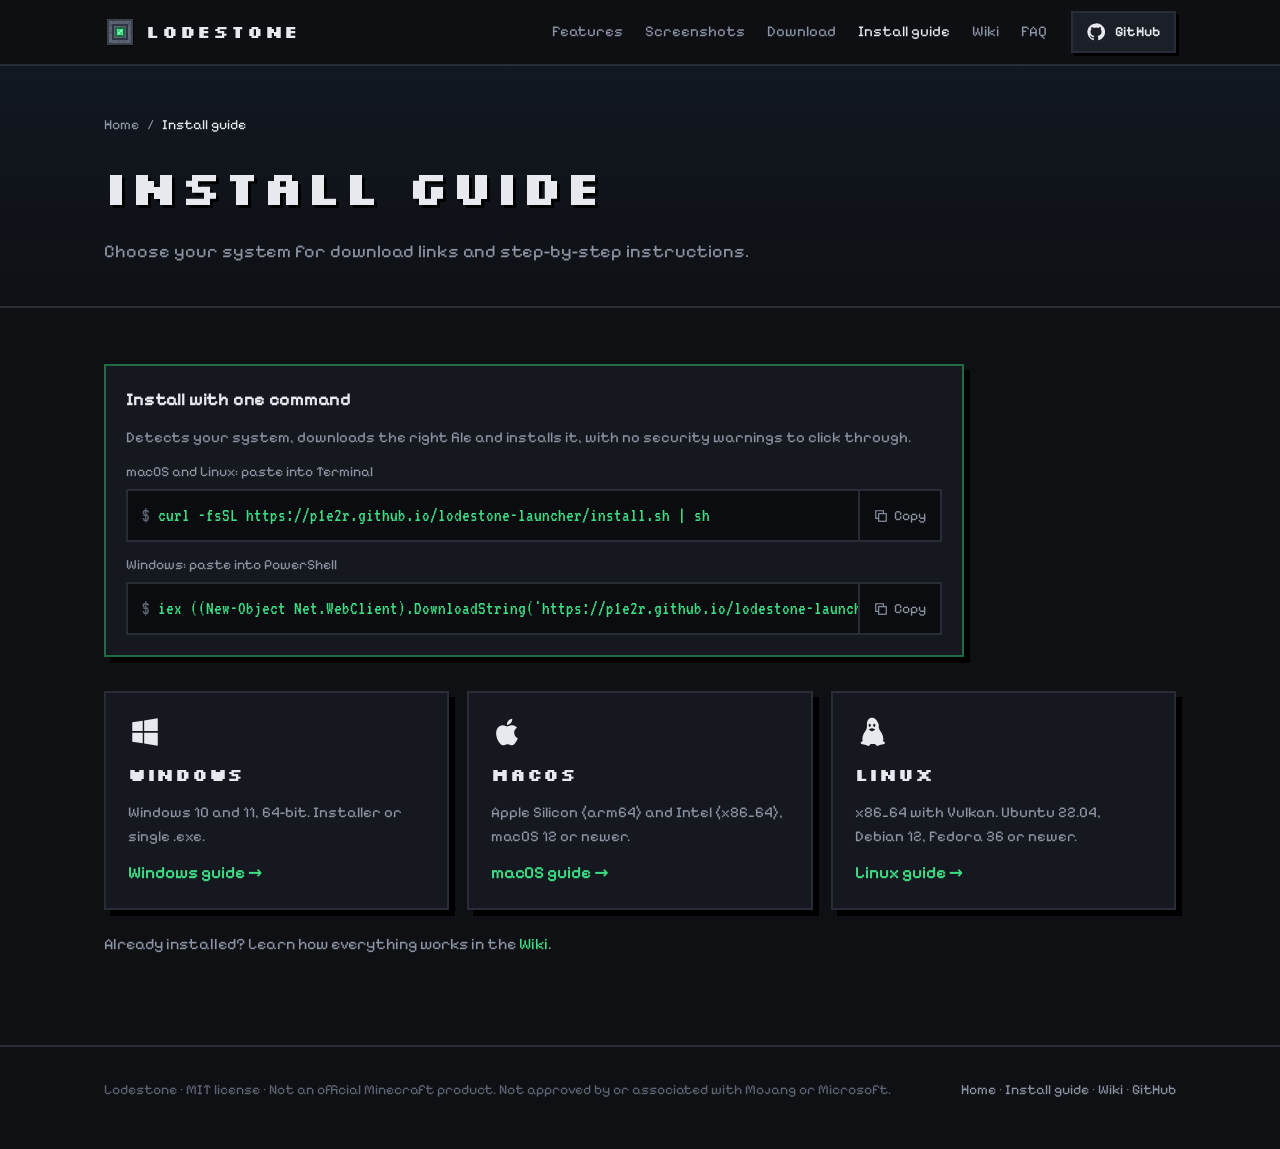
<file: site/install/index.html>
<!DOCTYPE html>
<html lang="en">
<head>
<meta charset="utf-8">
<meta name="viewport" content="width=device-width, initial-scale=1">
<title>Lodestone Install Guide</title>
<meta name="description" content="How to install the Lodestone Minecraft launcher on Windows, macOS and Linux.">
<meta property="og:title" content="Lodestone Install Guide">
<meta property="og:description" content="How to install the Lodestone Minecraft launcher on Windows, macOS and Linux.">
<meta property="og:image" content="https://p1e2r.github.io/lodestone-launcher/img/og.png">
<meta name="theme-color" content="#0e1014">
<link rel="icon" type="image/png" href="../img/favicon.png">
<link rel="apple-touch-icon" href="../img/apple-touch-icon.png">
<link rel="stylesheet" href="../style.css?v=dev">
</head>
<body>
<a class="skip" href="#main">Skip to content</a>

<svg width="0" height="0" style="position:absolute" aria-hidden="true">
  <defs>
    <symbol id="i-download" viewBox="0 0 24 24" fill="none" stroke="currentColor" stroke-width="2.2" stroke-linecap="square"><path d="M12 3v12M6 10l6 6 6-6M4 21h16"/></symbol>
    <symbol id="i-github" viewBox="0 0 24 24" fill="currentColor"><path d="M12 .5a11.5 11.5 0 0 0-3.64 22.41c.58.11.79-.25.79-.56v-2c-3.2.7-3.88-1.37-3.88-1.37-.53-1.33-1.28-1.69-1.28-1.69-1.05-.72.08-.7.08-.7 1.16.08 1.77 1.19 1.77 1.19 1.03 1.77 2.7 1.26 3.36.96.1-.75.4-1.26.73-1.55-2.55-.29-5.24-1.28-5.24-5.69 0-1.26.45-2.29 1.19-3.09-.12-.29-.52-1.46.11-3.05 0 0 .97-.31 3.17 1.18a11 11 0 0 1 5.78 0c2.2-1.49 3.17-1.18 3.17-1.18.63 1.59.23 2.76.11 3.05.74.8 1.19 1.83 1.19 3.09 0 4.42-2.7 5.39-5.26 5.68.41.36.78 1.06.78 2.14v3.17c0 .31.21.68.8.56A11.5 11.5 0 0 0 12 .5Z"/></symbol>
    <symbol id="i-apple" viewBox="0 0 24 24" fill="currentColor"><path d="M16.37 12.6c-.02-2.36 1.93-3.5 2.02-3.55-1.1-1.61-2.82-1.83-3.43-1.85-1.46-.15-2.85.86-3.59.86-.74 0-1.88-.84-3.09-.82-1.59.02-3.06.93-3.88 2.35-1.66 2.88-.42 7.13 1.19 9.46.79 1.14 1.73 2.42 2.96 2.37 1.19-.05 1.64-.77 3.07-.77 1.43 0 1.84.77 3.09.74 1.28-.02 2.09-1.16 2.87-2.3.9-1.32 1.27-2.6 1.29-2.67-.03-.01-2.48-.95-2.5-3.82ZM14.02 5.67c.65-.79 1.09-1.89.97-2.99-.94.04-2.08.63-2.75 1.41-.6.7-1.13 1.82-.99 2.89 1.05.08 2.12-.53 2.77-1.31Z"/></symbol>
    <symbol id="i-windows" viewBox="0 0 24 24" fill="currentColor"><path d="M3 5.2 10.4 4v7.3H3V5.2Zm8.4-1.4L21 2.3v9H11.4V3.8ZM3 12.6h7.4V20L3 18.8v-6.2Zm8.4 0H21v9.1l-9.6-1.5v-7.6Z"/></symbol>
    <symbol id="i-linux" viewBox="0 0 24 24" fill="currentColor"><path d="M12 2c-2.2 0-3.6 1.9-3.6 4.6 0 1.5.3 2.4-.6 3.9-1 1.6-2.6 3.6-2.6 6.2 0 .6.1 1.1.3 1.6-.7.3-1.7.8-1.4 1.7.3.9 1.8.6 3 1 1.2.4 2.2 1 3 .6.5-.2.7-.7.7-1.1h3.6c0 .4.2.9.7 1.1.8.4 1.8-.2 3-.6 1.2-.4 2.7-.1 3-1 .3-.9-.7-1.4-1.4-1.7.2-.5.3-1 .3-1.6 0-2.6-1.6-4.6-2.6-6.2-.9-1.5-.6-2.4-.6-3.9C15.6 3.9 14.2 2 12 2Zm-1.6 4.1c.5 0 .8.6.8 1.2s-.3 1.1-.8 1.1-.8-.5-.8-1.1.3-1.2.8-1.2Zm3.2 0c.5 0 .8.6.8 1.2s-.3 1.1-.8 1.1-.8-.5-.8-1.1.3-1.2.8-1.2ZM12 9.3c.9 0 2.1.6 2.1 1s-1.2 1.2-2.1 1.2-2.1-.8-2.1-1.2 1.2-1 2.1-1Z"/></symbol>
    <symbol id="i-copy" viewBox="0 0 24 24" fill="none" stroke="currentColor" stroke-width="2"><rect x="8" y="8" width="13" height="13"/><path d="M16 8V3H3v13h5"/></symbol>
    <symbol id="i-box" viewBox="0 0 24 24" fill="none" stroke="currentColor" stroke-width="2"><path d="M3 7l9-4 9 4v10l-9 4-9-4V7Z"/><path d="M3 7l9 4 9-4M12 11v10"/></symbol>
    <symbol id="i-layers" viewBox="0 0 24 24" fill="none" stroke="currentColor" stroke-width="2"><path d="M12 3 2 8l10 5 10-5-10-5Z"/><path d="m2 16 10 5 10-5M2 12l10 5 10-5"/></symbol>
    <symbol id="i-compass" viewBox="0 0 24 24" fill="none" stroke="currentColor" stroke-width="2"><circle cx="12" cy="12" r="9"/><path d="m15.5 8.5-2 5-5 2 2-5 5-2Z"/></symbol>
    <symbol id="i-package" viewBox="0 0 24 24" fill="none" stroke="currentColor" stroke-width="2"><path d="M4 7h16v13H4zM2 3h20v4H2zM10 11h4"/></symbol>
    <symbol id="i-server" viewBox="0 0 24 24" fill="none" stroke="currentColor" stroke-width="2"><rect x="3" y="3" width="18" height="7"/><rect x="3" y="14" width="18" height="7"/><path d="M7 6.5h.01M7 17.5h.01"/></symbol>
    <symbol id="i-coffee" viewBox="0 0 24 24" fill="none" stroke="currentColor" stroke-width="2"><path d="M4 9h13v6a5 5 0 0 1-5 5H9a5 5 0 0 1-5-5V9ZM17 11h2a2 2 0 0 1 0 4h-2M8 2v3M12 2v3"/></symbol>
    <symbol id="i-refresh" viewBox="0 0 24 24" fill="none" stroke="currentColor" stroke-width="2"><path d="M21 12a9 9 0 0 1-15.5 6.2M3 12A9 9 0 0 1 18.5 5.8M18 2v4h-4M6 22v-4h4"/></symbol>
    <symbol id="i-zap" viewBox="0 0 24 24" fill="none" stroke="currentColor" stroke-width="2"><path d="M13 2 4 14h7l-1 8 9-12h-7l1-8Z"/></symbol>
    <symbol id="i-image" viewBox="0 0 24 24" fill="none" stroke="currentColor" stroke-width="2"><rect x="3" y="3" width="18" height="18"/><path d="m3 17 5-5 4 4 3-3 6 6M15 8h.01"/></symbol>
    <symbol id="i-user" viewBox="0 0 24 24" fill="none" stroke="currentColor" stroke-width="2"><circle cx="12" cy="8" r="4"/><path d="M4 21a8 8 0 0 1 16 0"/></symbol>
  </defs>
</svg>


<header class="nav">
  <div class="wrap">
    <a class="brand" href="../" aria-label="Lodestone home"><img src="../img/logo.png" alt="" width="32" height="32">LODESTONE</a>
    <nav class="nav-links" aria-label="Site">
      <a href="../#features">Features</a>
      <a href="../#screenshots">Screenshots</a>
      <a href="../#download">Download</a>
      <a class="keep" href="../install/" aria-current="page">Install guide</a>
      <a class="keep" href="../wiki/">Wiki</a>
      <a href="../#faq">FAQ</a>
    </nav>
    <a class="btn btn-gh" href="https://github.com/p1e2r/lodestone-launcher"><svg><use href="#i-github"/></svg><span class="lbl">GitHub</span></a>
  </div>
</header>

<main id="main">
<section class="page-head">
  <div class="wrap">
    <div class="crumbs"><a href="../">Home</a> <span aria-hidden="true">/</span> <span aria-current="page">Install guide</span></div>
    <h1>Install guide</h1>
    <p class="lede">Choose your system for download links and step-by-step instructions.</p>
    
  </div>
</section>
<div class="wrap" style="padding:56px 24px 88px">
<div class="quick" style="margin-bottom:34px">
  <h3>Install with one command</h3>
  <p>Detects your system, downloads the right file and installs it, with no security warnings to click through.</p>
  <div class="row"><span>macOS and Linux: paste into Terminal</span><div class="cmd"><code id="cmd-13">curl -fsSL https://p1e2r.github.io/lodestone-launcher/install.sh | sh</code><button type="button" data-copy="cmd-13"><svg width="14" height="14"><use href="#i-copy"/></svg><span>Copy</span></button></div></div>
  <div class="row"><span>Windows: paste into PowerShell</span><div class="cmd"><code id="cmd-14">iex ((New-Object Net.WebClient).DownloadString('https://p1e2r.github.io/lodestone-launcher/install.ps1'))</code><button type="button" data-copy="cmd-14"><svg width="14" height="14"><use href="#i-copy"/></svg><span>Copy</span></button></div></div>
</div>
<div class="os-cards">
  <a class="os-card" href="windows.html"><svg><use href="#i-windows"/></svg><h2>Windows</h2><p>Windows 10 and 11, 64-bit. Installer or single .exe.</p><span class="go">Windows guide →</span></a>
  <a class="os-card" href="macos.html"><svg><use href="#i-apple"/></svg><h2>macOS</h2><p>Apple Silicon (arm64) and Intel (x86_64), macOS 12 or newer.</p><span class="go">macOS guide →</span></a>
  <a class="os-card" href="linux.html"><svg><use href="#i-linux"/></svg><h2>Linux</h2><p>x86_64 with Vulkan. Ubuntu 22.04, Debian 12, Fedora 36 or newer.</p><span class="go">Linux guide →</span></a>
</div>
<p class="install-more muted">Already installed? Learn how everything works in the <a href="../wiki/">Wiki</a>.</p>
</div>
</main>

<footer>
  <div class="wrap">
    <span>Lodestone · MIT license · Not an official Minecraft product. Not approved by or associated with Mojang or Microsoft.</span>
    <span><a href="../">Home</a> · <a href="../install/">Install guide</a> · <a href="../wiki/">Wiki</a> · <a href="https://github.com/p1e2r/lodestone-launcher">GitHub</a></span>
  </div>
</footer>
<script src="../guide.js?v=dev"></script>
</body>
</html>
</file>
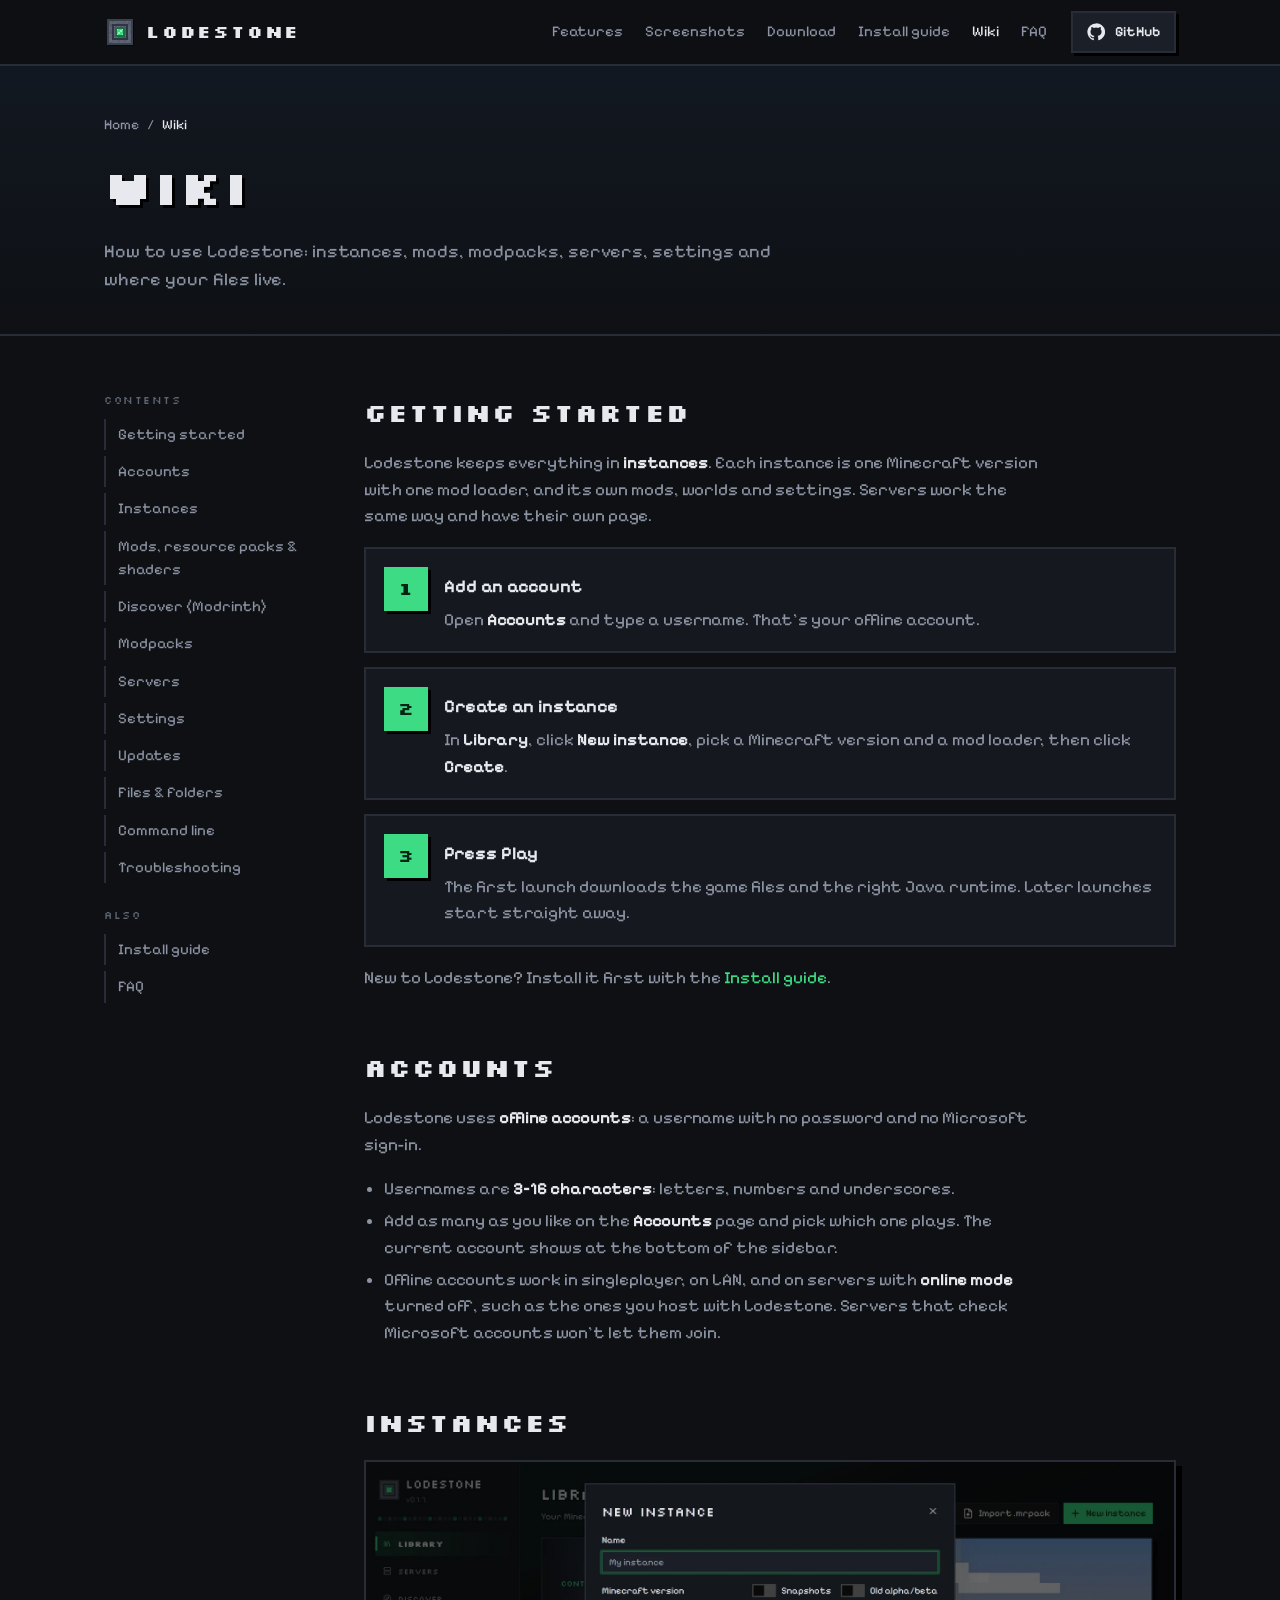
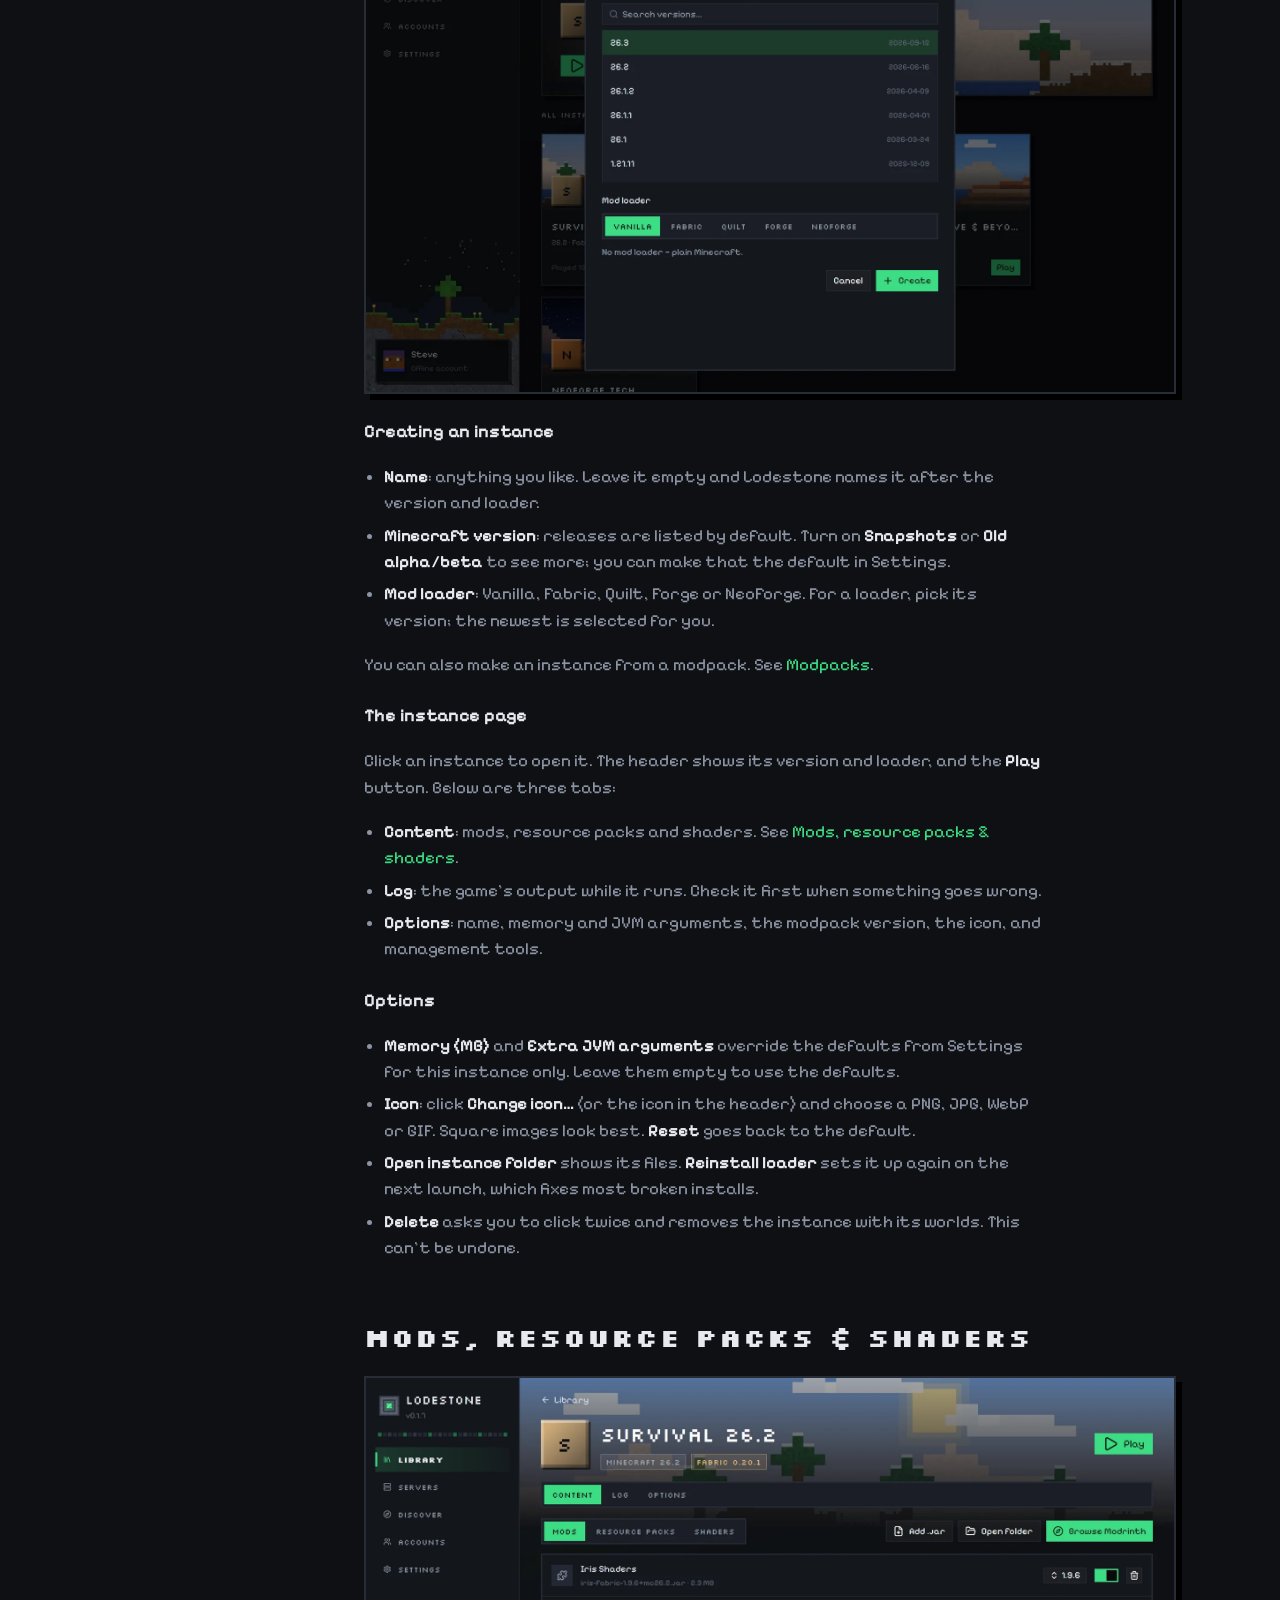
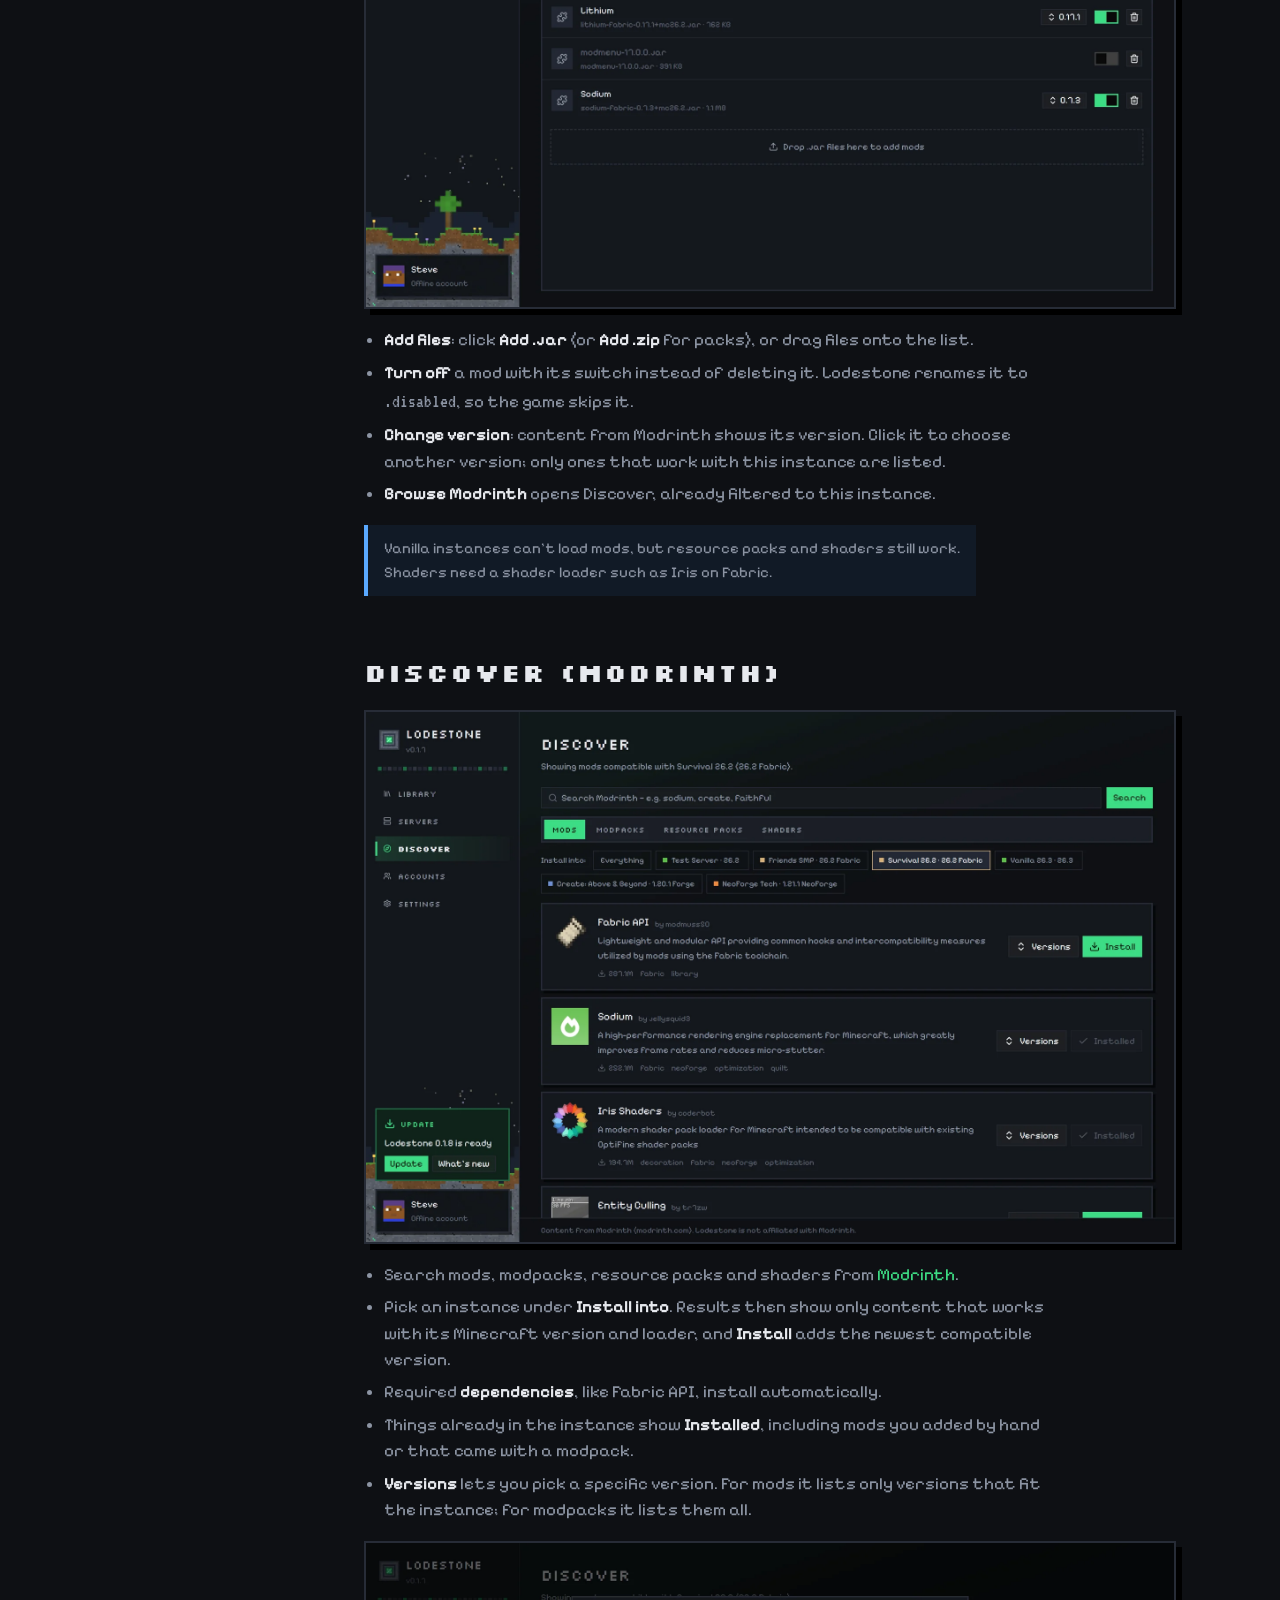
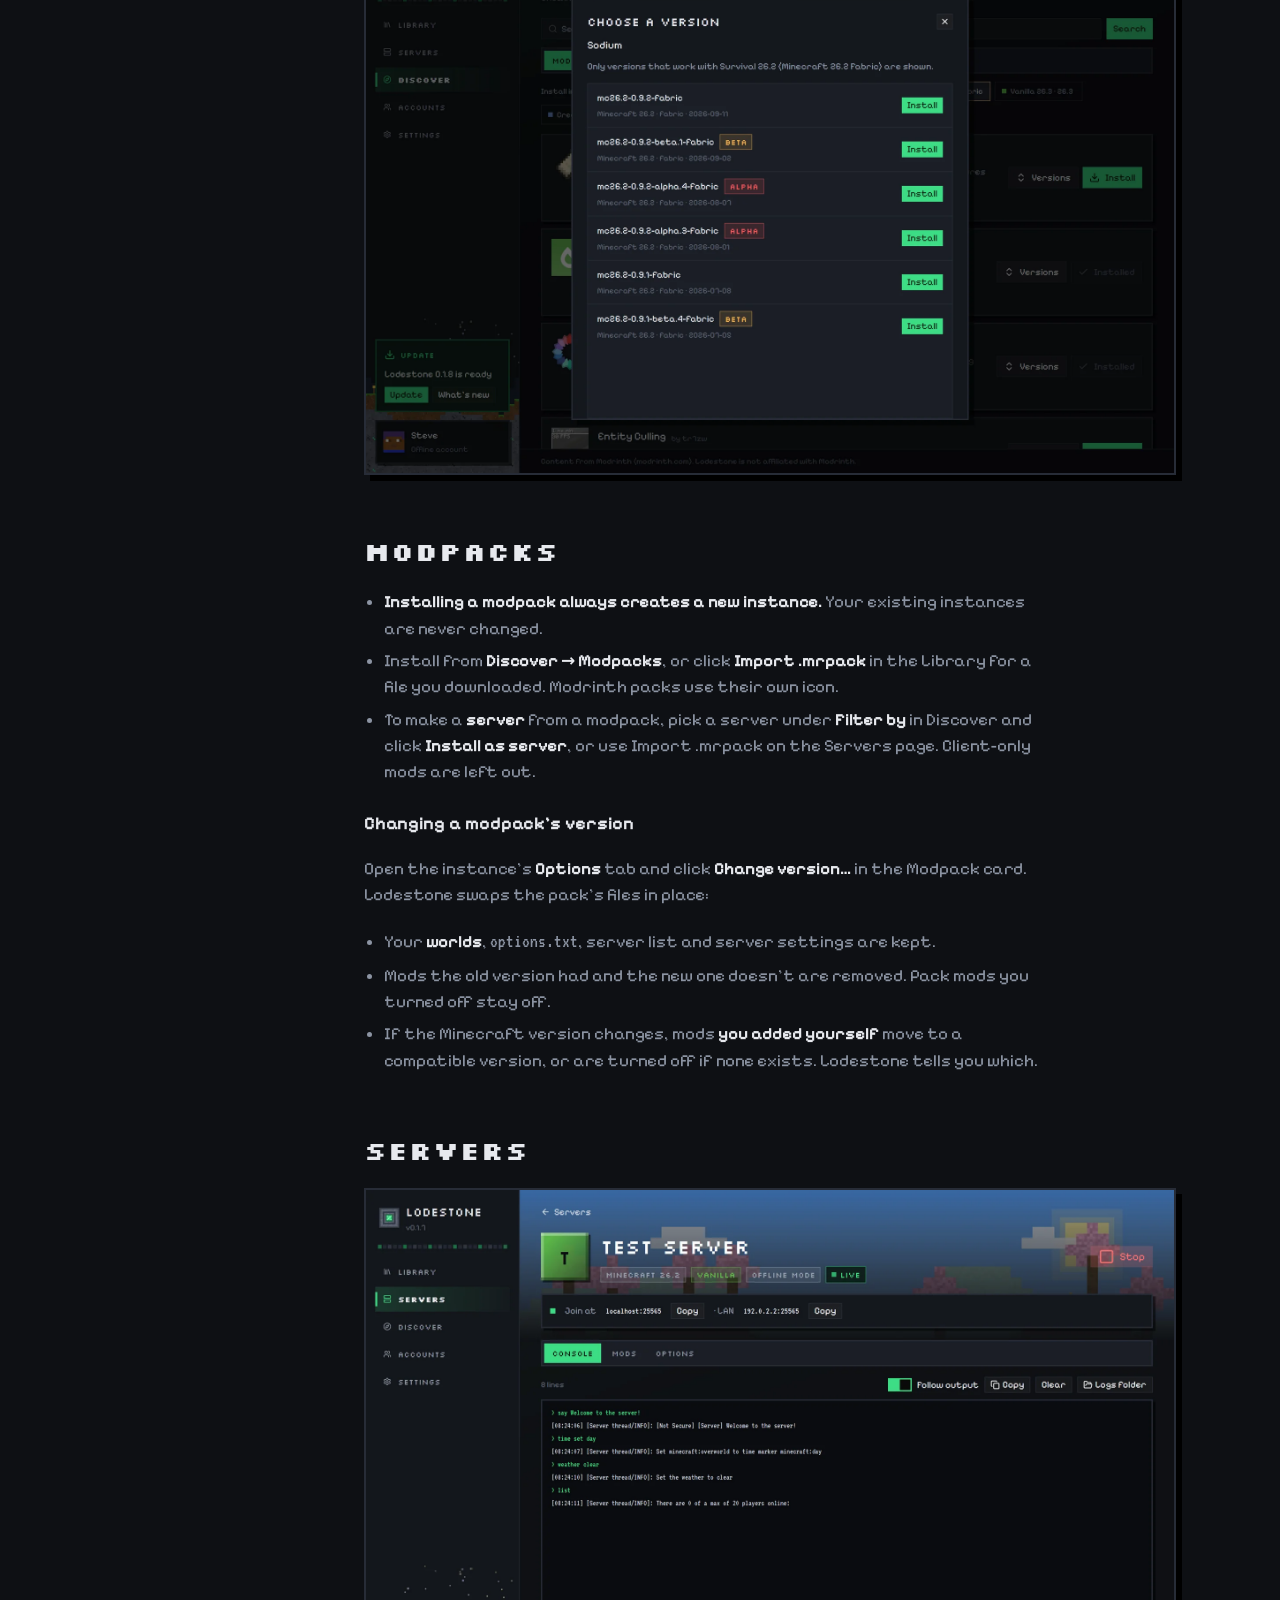
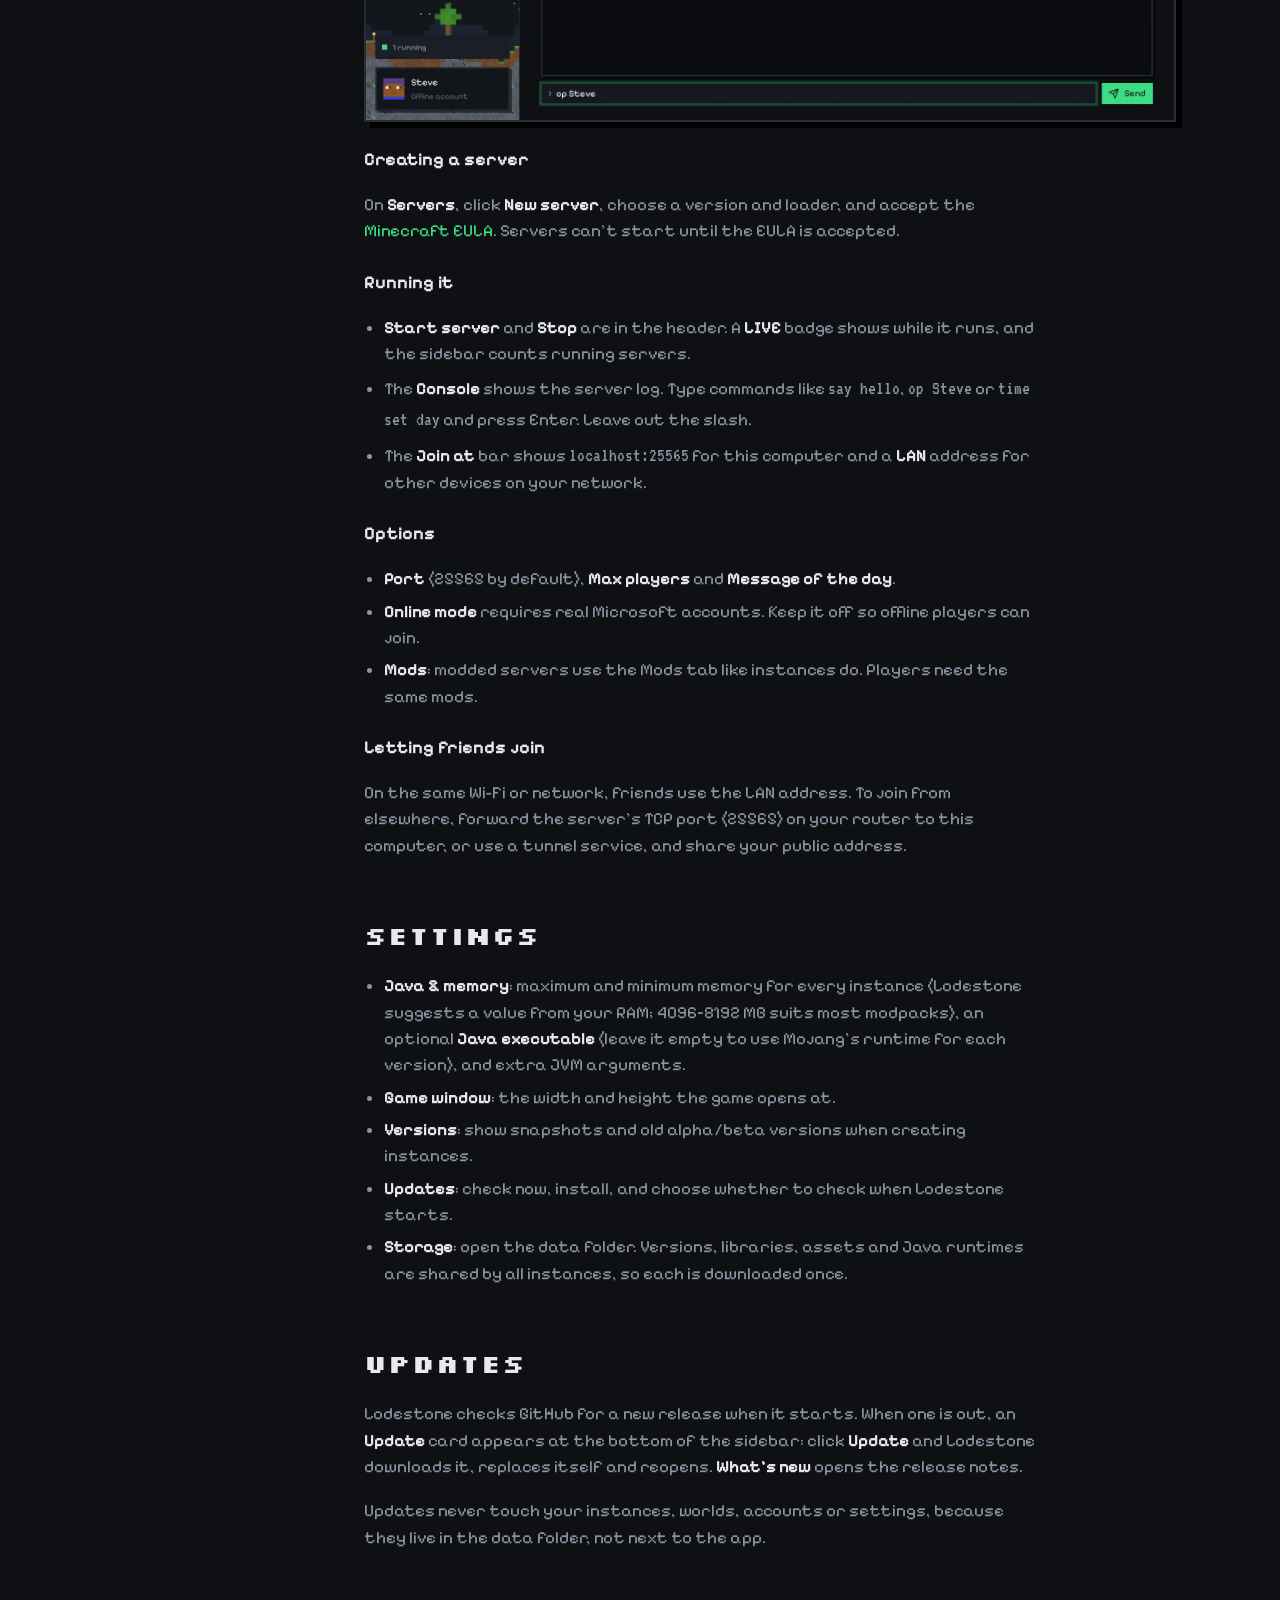
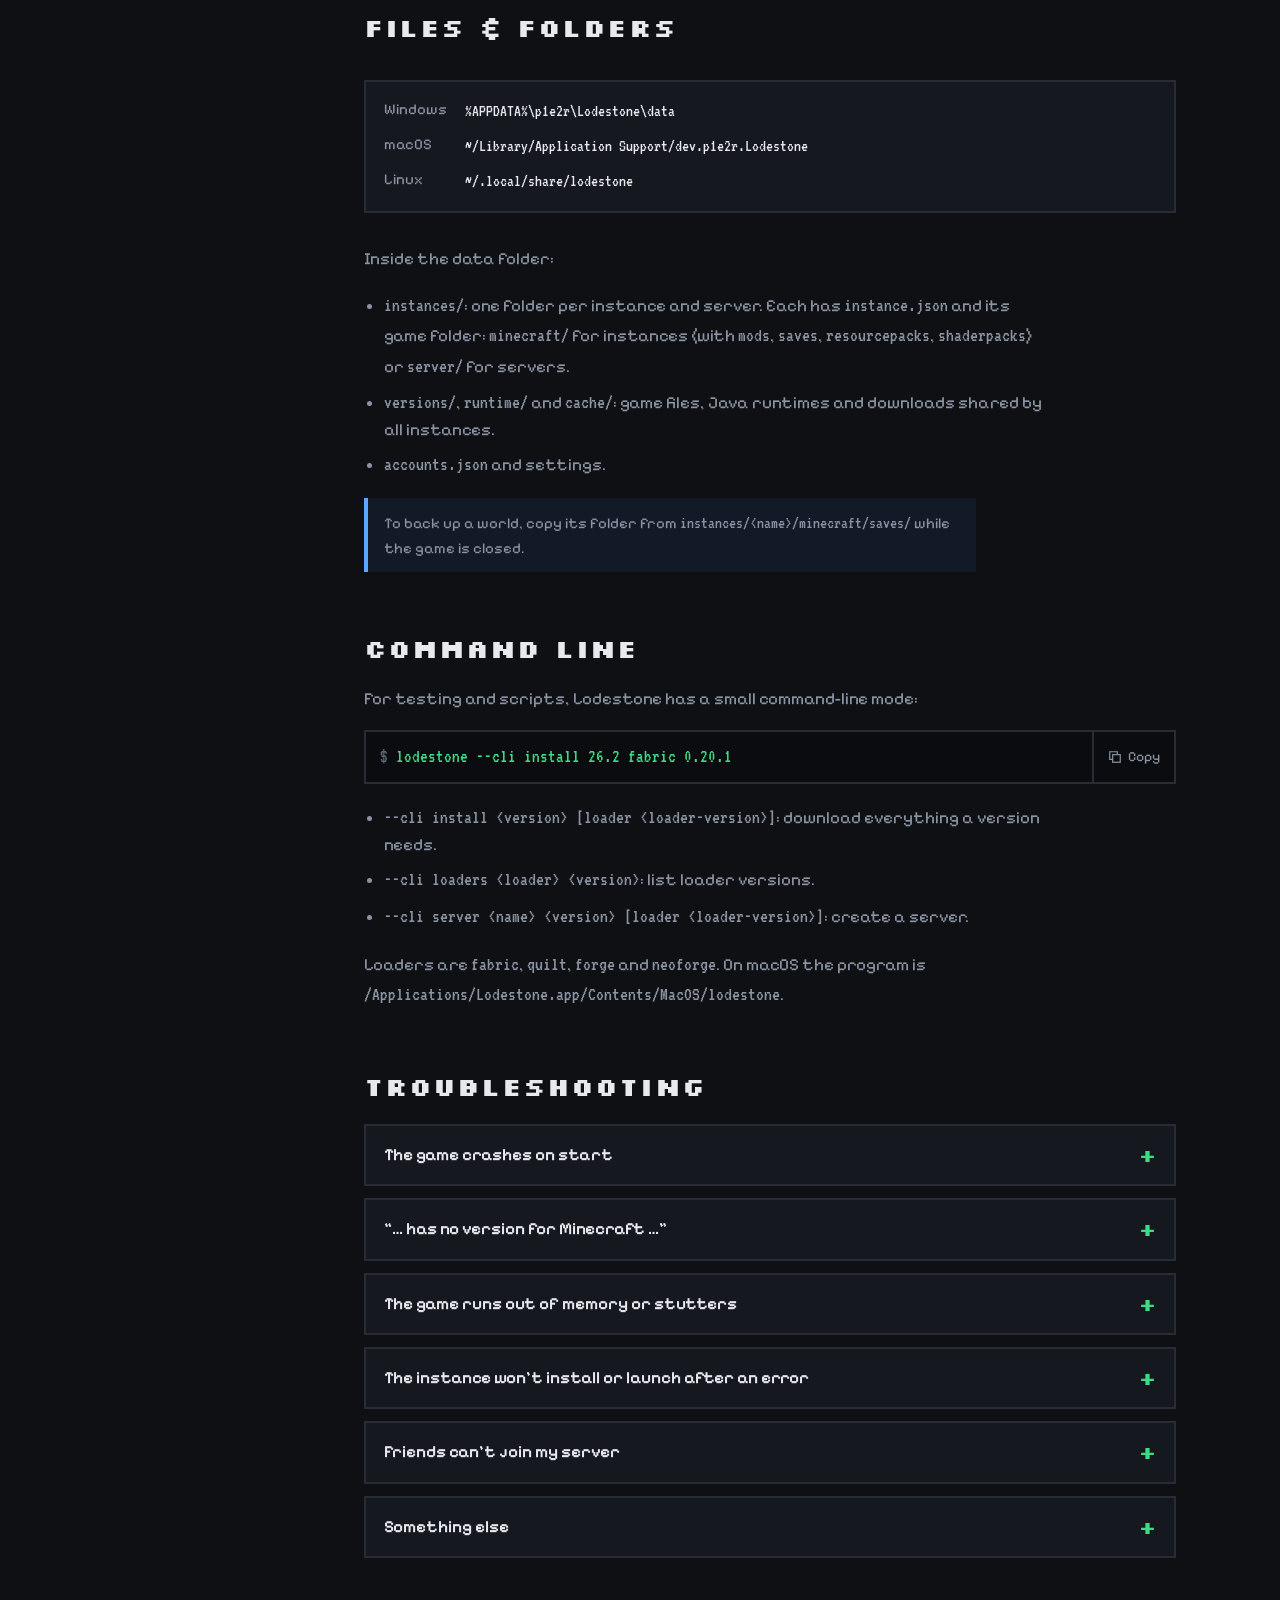
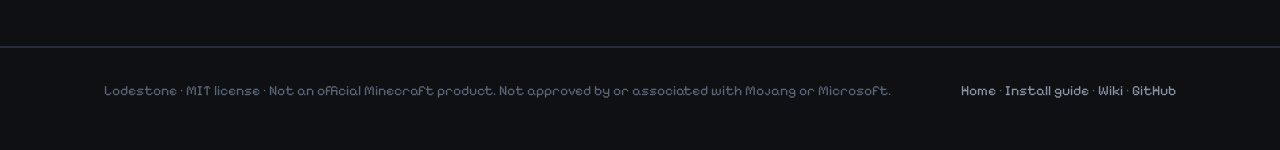
<file: site/wiki/index.html>
<!DOCTYPE html>
<html lang="en">
<head>
<meta charset="utf-8">
<meta name="viewport" content="width=device-width, initial-scale=1">
<title>Lodestone Wiki</title>
<meta name="description" content="How to use the Lodestone Minecraft launcher: instances, mods, Modrinth, modpacks, servers, settings and files.">
<meta property="og:title" content="Lodestone Wiki">
<meta property="og:description" content="How to use the Lodestone Minecraft launcher: instances, mods, Modrinth, modpacks, servers, settings and files.">
<meta property="og:image" content="https://p1e2r.github.io/lodestone-launcher/img/og.png">
<meta name="theme-color" content="#0e1014">
<link rel="icon" type="image/png" href="../img/favicon.png">
<link rel="apple-touch-icon" href="../img/apple-touch-icon.png">
<link rel="stylesheet" href="../style.css?v=dev">
</head>
<body>
<a class="skip" href="#main">Skip to content</a>

<svg width="0" height="0" style="position:absolute" aria-hidden="true">
  <defs>
    <symbol id="i-download" viewBox="0 0 24 24" fill="none" stroke="currentColor" stroke-width="2.2" stroke-linecap="square"><path d="M12 3v12M6 10l6 6 6-6M4 21h16"/></symbol>
    <symbol id="i-github" viewBox="0 0 24 24" fill="currentColor"><path d="M12 .5a11.5 11.5 0 0 0-3.64 22.41c.58.11.79-.25.79-.56v-2c-3.2.7-3.88-1.37-3.88-1.37-.53-1.33-1.28-1.69-1.28-1.69-1.05-.72.08-.7.08-.7 1.16.08 1.77 1.19 1.77 1.19 1.03 1.77 2.7 1.26 3.36.96.1-.75.4-1.26.73-1.55-2.55-.29-5.24-1.28-5.24-5.69 0-1.26.45-2.29 1.19-3.09-.12-.29-.52-1.46.11-3.05 0 0 .97-.31 3.17 1.18a11 11 0 0 1 5.78 0c2.2-1.49 3.17-1.18 3.17-1.18.63 1.59.23 2.76.11 3.05.74.8 1.19 1.83 1.19 3.09 0 4.42-2.7 5.39-5.26 5.68.41.36.78 1.06.78 2.14v3.17c0 .31.21.68.8.56A11.5 11.5 0 0 0 12 .5Z"/></symbol>
    <symbol id="i-apple" viewBox="0 0 24 24" fill="currentColor"><path d="M16.37 12.6c-.02-2.36 1.93-3.5 2.02-3.55-1.1-1.61-2.82-1.83-3.43-1.85-1.46-.15-2.85.86-3.59.86-.74 0-1.88-.84-3.09-.82-1.59.02-3.06.93-3.88 2.35-1.66 2.88-.42 7.13 1.19 9.46.79 1.14 1.73 2.42 2.96 2.37 1.19-.05 1.64-.77 3.07-.77 1.43 0 1.84.77 3.09.74 1.28-.02 2.09-1.16 2.87-2.3.9-1.32 1.27-2.6 1.29-2.67-.03-.01-2.48-.95-2.5-3.82ZM14.02 5.67c.65-.79 1.09-1.89.97-2.99-.94.04-2.08.63-2.75 1.41-.6.7-1.13 1.82-.99 2.89 1.05.08 2.12-.53 2.77-1.31Z"/></symbol>
    <symbol id="i-windows" viewBox="0 0 24 24" fill="currentColor"><path d="M3 5.2 10.4 4v7.3H3V5.2Zm8.4-1.4L21 2.3v9H11.4V3.8ZM3 12.6h7.4V20L3 18.8v-6.2Zm8.4 0H21v9.1l-9.6-1.5v-7.6Z"/></symbol>
    <symbol id="i-linux" viewBox="0 0 24 24" fill="currentColor"><path d="M12 2c-2.2 0-3.6 1.9-3.6 4.6 0 1.5.3 2.4-.6 3.9-1 1.6-2.6 3.6-2.6 6.2 0 .6.1 1.1.3 1.6-.7.3-1.7.8-1.4 1.7.3.9 1.8.6 3 1 1.2.4 2.2 1 3 .6.5-.2.7-.7.7-1.1h3.6c0 .4.2.9.7 1.1.8.4 1.8-.2 3-.6 1.2-.4 2.7-.1 3-1 .3-.9-.7-1.4-1.4-1.7.2-.5.3-1 .3-1.6 0-2.6-1.6-4.6-2.6-6.2-.9-1.5-.6-2.4-.6-3.9C15.6 3.9 14.2 2 12 2Zm-1.6 4.1c.5 0 .8.6.8 1.2s-.3 1.1-.8 1.1-.8-.5-.8-1.1.3-1.2.8-1.2Zm3.2 0c.5 0 .8.6.8 1.2s-.3 1.1-.8 1.1-.8-.5-.8-1.1.3-1.2.8-1.2ZM12 9.3c.9 0 2.1.6 2.1 1s-1.2 1.2-2.1 1.2-2.1-.8-2.1-1.2 1.2-1 2.1-1Z"/></symbol>
    <symbol id="i-copy" viewBox="0 0 24 24" fill="none" stroke="currentColor" stroke-width="2"><rect x="8" y="8" width="13" height="13"/><path d="M16 8V3H3v13h5"/></symbol>
    <symbol id="i-box" viewBox="0 0 24 24" fill="none" stroke="currentColor" stroke-width="2"><path d="M3 7l9-4 9 4v10l-9 4-9-4V7Z"/><path d="M3 7l9 4 9-4M12 11v10"/></symbol>
    <symbol id="i-layers" viewBox="0 0 24 24" fill="none" stroke="currentColor" stroke-width="2"><path d="M12 3 2 8l10 5 10-5-10-5Z"/><path d="m2 16 10 5 10-5M2 12l10 5 10-5"/></symbol>
    <symbol id="i-compass" viewBox="0 0 24 24" fill="none" stroke="currentColor" stroke-width="2"><circle cx="12" cy="12" r="9"/><path d="m15.5 8.5-2 5-5 2 2-5 5-2Z"/></symbol>
    <symbol id="i-package" viewBox="0 0 24 24" fill="none" stroke="currentColor" stroke-width="2"><path d="M4 7h16v13H4zM2 3h20v4H2zM10 11h4"/></symbol>
    <symbol id="i-server" viewBox="0 0 24 24" fill="none" stroke="currentColor" stroke-width="2"><rect x="3" y="3" width="18" height="7"/><rect x="3" y="14" width="18" height="7"/><path d="M7 6.5h.01M7 17.5h.01"/></symbol>
    <symbol id="i-coffee" viewBox="0 0 24 24" fill="none" stroke="currentColor" stroke-width="2"><path d="M4 9h13v6a5 5 0 0 1-5 5H9a5 5 0 0 1-5-5V9ZM17 11h2a2 2 0 0 1 0 4h-2M8 2v3M12 2v3"/></symbol>
    <symbol id="i-refresh" viewBox="0 0 24 24" fill="none" stroke="currentColor" stroke-width="2"><path d="M21 12a9 9 0 0 1-15.5 6.2M3 12A9 9 0 0 1 18.5 5.8M18 2v4h-4M6 22v-4h4"/></symbol>
    <symbol id="i-zap" viewBox="0 0 24 24" fill="none" stroke="currentColor" stroke-width="2"><path d="M13 2 4 14h7l-1 8 9-12h-7l1-8Z"/></symbol>
    <symbol id="i-image" viewBox="0 0 24 24" fill="none" stroke="currentColor" stroke-width="2"><rect x="3" y="3" width="18" height="18"/><path d="m3 17 5-5 4 4 3-3 6 6M15 8h.01"/></symbol>
    <symbol id="i-user" viewBox="0 0 24 24" fill="none" stroke="currentColor" stroke-width="2"><circle cx="12" cy="8" r="4"/><path d="M4 21a8 8 0 0 1 16 0"/></symbol>
  </defs>
</svg>


<header class="nav">
  <div class="wrap">
    <a class="brand" href="../" aria-label="Lodestone home"><img src="../img/logo.png" alt="" width="32" height="32">LODESTONE</a>
    <nav class="nav-links" aria-label="Site">
      <a href="../#features">Features</a>
      <a href="../#screenshots">Screenshots</a>
      <a href="../#download">Download</a>
      <a class="keep" href="../install/">Install guide</a>
      <a class="keep" href="../wiki/" aria-current="page">Wiki</a>
      <a href="../#faq">FAQ</a>
    </nav>
    <a class="btn btn-gh" href="https://github.com/p1e2r/lodestone-launcher"><svg><use href="#i-github"/></svg><span class="lbl">GitHub</span></a>
  </div>
</header>

<main id="main">
<section class="page-head">
  <div class="wrap">
    <div class="crumbs"><a href="../">Home</a> <span aria-hidden="true">/</span> <span aria-current="page">Wiki</span></div>
    <h1>Wiki</h1>
    <p class="lede">How to use Lodestone: instances, mods, modpacks, servers, settings and where your files live.</p>
    
  </div>
</section>
<div class="wrap guide">
<nav class="toc" aria-label="Wiki contents"><p>CONTENTS</p>
  <a href="#start">Getting started</a>
  <a href="#accounts">Accounts</a>
  <a href="#instances">Instances</a>
  <a href="#content">Mods, resource packs &amp; shaders</a>
  <a href="#discover">Discover (Modrinth)</a>
  <a href="#modpacks">Modpacks</a>
  <a href="#servers">Servers</a>
  <a href="#settings">Settings</a>
  <a href="#updates">Updates</a>
  <a href="#files">Files &amp; folders</a>
  <a href="#cli">Command line</a>
  <a href="#trouble">Troubleshooting</a>
<p class="other">ALSO</p>
  <a href="../install/">Install guide</a>
  <a href="../#faq">FAQ</a>
</nav>
<div class="guide-body wiki-body">
<section id="start"><h2>Getting started</h2>
<p>Lodestone keeps everything in <strong>instances</strong>. Each instance is one Minecraft version with one mod loader, and its own mods, worlds and settings. Servers work the same way and have their own page.</p>
<ol class="steps">
  <li><div><h3>Add an account</h3><p>Open <strong>Accounts</strong> and type a username. That's your offline account.</p></div></li>
  <li><div><h3>Create an instance</h3><p>In <strong>Library</strong>, click <strong>New instance</strong>, pick a Minecraft version and a mod loader, then click <strong>Create</strong>.</p></div></li>
  <li><div><h3>Press Play</h3><p>The first launch downloads the game files and the right Java runtime. Later launches start straight away.</p></div></li>
</ol>
<p>New to Lodestone? Install it first with the <a href="../install/">Install guide</a>.</p>
</section>
<section id="accounts"><h2>Accounts</h2>
<p>Lodestone uses <strong>offline accounts</strong>: a username with no password and no Microsoft sign-in.</p>
<ul>
<li>Usernames are <strong>3–16 characters</strong>: letters, numbers and underscores.</li>
<li>Add as many as you like on the <strong>Accounts</strong> page and pick which one plays. The current account shows at the bottom of the sidebar.</li>
<li>Offline accounts work in singleplayer, on LAN, and on servers with <strong>online mode</strong> turned off, such as the ones you host with Lodestone. Servers that check Microsoft accounts won't let them join.</li>
</ul>
</section>
<section id="instances"><h2>Instances</h2>
<img class="wiki-shot" src="../img/newinstance.webp" width="1830" height="1200" loading="lazy" alt="The New instance dialog: a name field, a searchable list of Minecraft versions, and buttons for Vanilla, Fabric, Quilt, Forge and NeoForge.">
<h3>Creating an instance</h3>
<ul>
<li><strong>Name</strong>: anything you like. Leave it empty and Lodestone names it after the version and loader.</li>
<li><strong>Minecraft version</strong>: releases are listed by default. Turn on <strong>Snapshots</strong> or <strong>Old alpha/beta</strong> to see more; you can make that the default in Settings.</li>
<li><strong>Mod loader</strong>: Vanilla, Fabric, Quilt, Forge or NeoForge. For a loader, pick its version; the newest is selected for you.</li>
</ul>
<p>You can also make an instance from a modpack. See <a href="#modpacks">Modpacks</a>.</p>
<h3>The instance page</h3>
<p>Click an instance to open it. The header shows its version and loader, and the <strong>Play</strong> button. Below are three tabs:</p>
<ul>
<li><strong>Content</strong>: mods, resource packs and shaders. See <a href="#content">Mods, resource packs &amp; shaders</a>.</li>
<li><strong>Log</strong>: the game's output while it runs. Check it first when something goes wrong.</li>
<li><strong>Options</strong>: name, memory and JVM arguments, the modpack version, the icon, and management tools.</li>
</ul>
<h3>Options</h3>
<ul>
<li><strong>Memory (MB)</strong> and <strong>Extra JVM arguments</strong> override the defaults from Settings for this instance only. Leave them empty to use the defaults.</li>
<li><strong>Icon</strong>: click <strong>Change icon…</strong> (or the icon in the header) and choose a PNG, JPG, WebP or GIF. Square images look best. <strong>Reset</strong> goes back to the default.</li>
<li><strong>Open instance folder</strong> shows its files. <strong>Reinstall loader</strong> sets it up again on the next launch, which fixes most broken installs.</li>
<li><strong>Delete</strong> asks you to click twice and removes the instance with its worlds. This can't be undone.</li>
</ul>
</section>
<section id="content"><h2>Mods, resource packs &amp; shaders</h2>
<img class="wiki-shot" src="../img/instance.webp" width="1830" height="1200" loading="lazy" alt="An instance's Content tab listing Iris Shaders, Lithium, Mod Menu and Sodium, each with a version button, an on/off switch and a delete button.">
<ul>
<li><strong>Add files</strong>: click <strong>Add .jar</strong> (or <strong>Add .zip</strong> for packs), or drag files onto the list.</li>
<li><strong>Turn off</strong> a mod with its switch instead of deleting it. Lodestone renames it to <code>.disabled</code>, so the game skips it.</li>
<li><strong>Change version</strong>: content from Modrinth shows its version. Click it to choose another version; only ones that work with this instance are listed.</li>
<li><strong>Browse Modrinth</strong> opens Discover, already filtered to this instance.</li>
</ul>
<p class="note">Vanilla instances can't load mods, but resource packs and shaders still work. Shaders need a shader loader such as Iris on Fabric.</p>
</section>
<section id="discover"><h2>Discover (Modrinth)</h2>
<img class="wiki-shot" src="../img/discover.webp" width="1830" height="1200" loading="lazy" alt="Discover: a Modrinth search filtered to the Survival 26.2 instance, listing Fabric API, Sodium and Iris Shaders, each with Versions and Install buttons.">
<ul>
<li>Search mods, modpacks, resource packs and shaders from <a href="https://modrinth.com">Modrinth</a>.</li>
<li>Pick an instance under <strong>Install into</strong>. Results then show only content that works with its Minecraft version and loader, and <strong>Install</strong> adds the newest compatible version.</li>
<li>Required <strong>dependencies</strong>, like Fabric API, install automatically.</li>
<li>Things already in the instance show <strong>Installed</strong>, including mods you added by hand or that came with a modpack.</li>
<li><strong>Versions</strong> lets you pick a specific version. For mods it lists only versions that fit the instance; for modpacks it lists them all.</li>
</ul>
<img class="wiki-shot" src="../img/versions.webp" width="1830" height="1200" loading="lazy" alt="The version picker for Sodium, listing only versions for Minecraft 26.2 and Fabric, with beta and alpha builds marked.">
</section>
<section id="modpacks"><h2>Modpacks</h2>
<ul>
<li><strong>Installing a modpack always creates a new instance.</strong> Your existing instances are never changed.</li>
<li>Install from <strong>Discover → Modpacks</strong>, or click <strong>Import .mrpack</strong> in the Library for a file you downloaded. Modrinth packs use their own icon.</li>
<li>To make a <strong>server</strong> from a modpack, pick a server under <strong>Filter by</strong> in Discover and click <strong>Install as server</strong>, or use Import .mrpack on the Servers page. Client-only mods are left out.</li>
</ul>
<h3>Changing a modpack's version</h3>
<p>Open the instance's <strong>Options</strong> tab and click <strong>Change version…</strong> in the Modpack card. Lodestone swaps the pack's files in place:</p>
<ul>
<li>Your <strong>worlds</strong>, <code>options.txt</code>, server list and server settings are kept.</li>
<li>Mods the old version had and the new one doesn't are removed. Pack mods you turned off stay off.</li>
<li>If the Minecraft version changes, mods <strong>you added yourself</strong> move to a compatible version, or are turned off if none exists. Lodestone tells you which.</li>
</ul>
</section>
<section id="servers"><h2>Servers</h2>
<img class="wiki-shot" src="../img/console.webp" width="1830" height="1200" loading="lazy" alt="A running server's page: the join address and LAN address with Copy buttons, and the live console showing commands and their output.">
<h3>Creating a server</h3>
<p>On <strong>Servers</strong>, click <strong>New server</strong>, choose a version and loader, and accept the <a href="https://aka.ms/MinecraftEULA">Minecraft EULA</a>. Servers can't start until the EULA is accepted.</p>
<h3>Running it</h3>
<ul>
<li><strong>Start server</strong> and <strong>Stop</strong> are in the header. A <strong>LIVE</strong> badge shows while it runs, and the sidebar counts running servers.</li>
<li>The <strong>Console</strong> shows the server log. Type commands like <code>say hello</code>, <code>op Steve</code> or <code>time set day</code> and press Enter. Leave out the slash.</li>
<li>The <strong>Join at</strong> bar shows <code>localhost:25565</code> for this computer and a <strong>LAN</strong> address for other devices on your network.</li>
</ul>
<h3>Options</h3>
<ul>
<li><strong>Port</strong> (25565 by default), <strong>Max players</strong> and <strong>Message of the day</strong>.</li>
<li><strong>Online mode</strong> requires real Microsoft accounts. Keep it off so offline players can join.</li>
<li><strong>Mods</strong>: modded servers use the Mods tab like instances do. Players need the same mods.</li>
</ul>
<h3>Letting friends join</h3>
<p>On the same Wi-Fi or network, friends use the LAN address. To join from elsewhere, forward the server's TCP port (25565) on your router to this computer, or use a tunnel service, and share your public address.</p>
</section>
<section id="settings"><h2>Settings</h2>
<ul>
<li><strong>Java &amp; memory</strong>: maximum and minimum memory for every instance (Lodestone suggests a value from your RAM; 4096–8192 MB suits most modpacks), an optional <strong>Java executable</strong> (leave it empty to use Mojang's runtime for each version), and extra JVM arguments.</li>
<li><strong>Game window</strong>: the width and height the game opens at.</li>
<li><strong>Versions</strong>: show snapshots and old alpha/beta versions when creating instances.</li>
<li><strong>Updates</strong>: check now, install, and choose whether to check when Lodestone starts.</li>
<li><strong>Storage</strong>: open the data folder. Versions, libraries, assets and Java runtimes are shared by all instances, so each is downloaded once.</li>
</ul>
</section>
<section id="updates"><h2>Updates</h2>
<p>Lodestone checks GitHub for a new release when it starts. When one is out, an <strong>Update</strong> card appears at the bottom of the sidebar: click <strong>Update</strong> and Lodestone downloads it, replaces itself and reopens. <strong>What's new</strong> opens the release notes.</p>
<p>Updates never touch your instances, worlds, accounts or settings, because they live in the data folder, not next to the app.</p>
</section>
<section id="files"><h2>Files &amp; folders</h2>
<dl class="kv">
<dt>Windows</dt><dd><code>%APPDATA%\p1e2r\Lodestone\data</code></dd>
<dt>macOS</dt><dd><code>~/Library/Application Support/dev.p1e2r.Lodestone</code></dd>
<dt>Linux</dt><dd><code>~/.local/share/lodestone</code></dd>
</dl>
<p>Inside the data folder:</p>
<ul>
<li><code>instances/</code>: one folder per instance and server. Each has <code>instance.json</code> and its game folder: <code>minecraft/</code> for instances (with <code>mods</code>, <code>saves</code>, <code>resourcepacks</code>, <code>shaderpacks</code>) or <code>server/</code> for servers.</li>
<li><code>versions/</code>, <code>runtime/</code> and <code>cache/</code>: game files, Java runtimes and downloads shared by all instances.</li>
<li><code>accounts.json</code> and settings.</li>
</ul>
<p class="note">To back up a world, copy its folder from <code>instances/&lt;name&gt;/minecraft/saves/</code> while the game is closed.</p>
</section>
<section id="cli"><h2>Command line</h2>
<p>For testing and scripts, Lodestone has a small command-line mode:</p><div class="cmd"><code id="cmd-1">lodestone --cli install 26.2 fabric 0.20.1</code><button type="button" data-copy="cmd-1"><svg width="14" height="14"><use href="#i-copy"/></svg><span>Copy</span></button></div>
<ul>
<li><code>--cli install &lt;version&gt; [loader &lt;loader-version&gt;]</code>: download everything a version needs.</li>
<li><code>--cli loaders &lt;loader&gt; &lt;version&gt;</code>: list loader versions.</li>
<li><code>--cli server &lt;name&gt; &lt;version&gt; [loader &lt;loader-version&gt;]</code>: create a server.</li>
</ul>
<p>Loaders are <code>fabric</code>, <code>quilt</code>, <code>forge</code> and <code>neoforge</code>. On macOS the program is <code>/Applications/Lodestone.app/Contents/MacOS/lodestone</code>.</p>
</section>
<section id="trouble"><h2>Troubleshooting</h2><div class="faq">
  <details><summary>The game crashes on start</summary><div><p>Open the <strong>Log</strong> tab. Crashes after adding mods usually come from one mod: turn the newest ones off and try again. Make sure every mod is for the same loader and Minecraft version.</p></div></details>
  <details><summary>“… has no version for Minecraft …”</summary><div><p>That mod hasn't been released for your instance's Minecraft version or loader yet. Pick another mod, or make an instance with a version the mod supports.</p></div></details>
  <details><summary>The game runs out of memory or stutters</summary><div><p>Raise <strong>Memory</strong> in the instance's Options tab (or in Settings for every instance). 4096–8192 MB suits most modpacks. Don't give it more than half your RAM.</p></div></details>
  <details><summary>The instance won't install or launch after an error</summary><div><p>Use <strong>Reinstall loader</strong> in the instance's Options tab, then press Play.</p></div></details>
  <details><summary>Friends can't join my server</summary><div><p>Check online mode is off for offline accounts, that they use the LAN address on the same network, and that the port is forwarded for players outside it.</p></div></details>
  <details><summary>Something else</summary><div><p><a href="https://github.com/p1e2r/lodestone-launcher/issues/new">Open an issue on GitHub</a> with what you did and the log.</p></div></details>
</div>
</section>
</div>
</div>
</main>

<footer>
  <div class="wrap">
    <span>Lodestone · MIT license · Not an official Minecraft product. Not approved by or associated with Mojang or Microsoft.</span>
    <span><a href="../">Home</a> · <a href="../install/">Install guide</a> · <a href="../wiki/">Wiki</a> · <a href="https://github.com/p1e2r/lodestone-launcher">GitHub</a></span>
  </div>
</footer>
<script src="../guide.js?v=dev"></script>
</body>
</html>
</file>
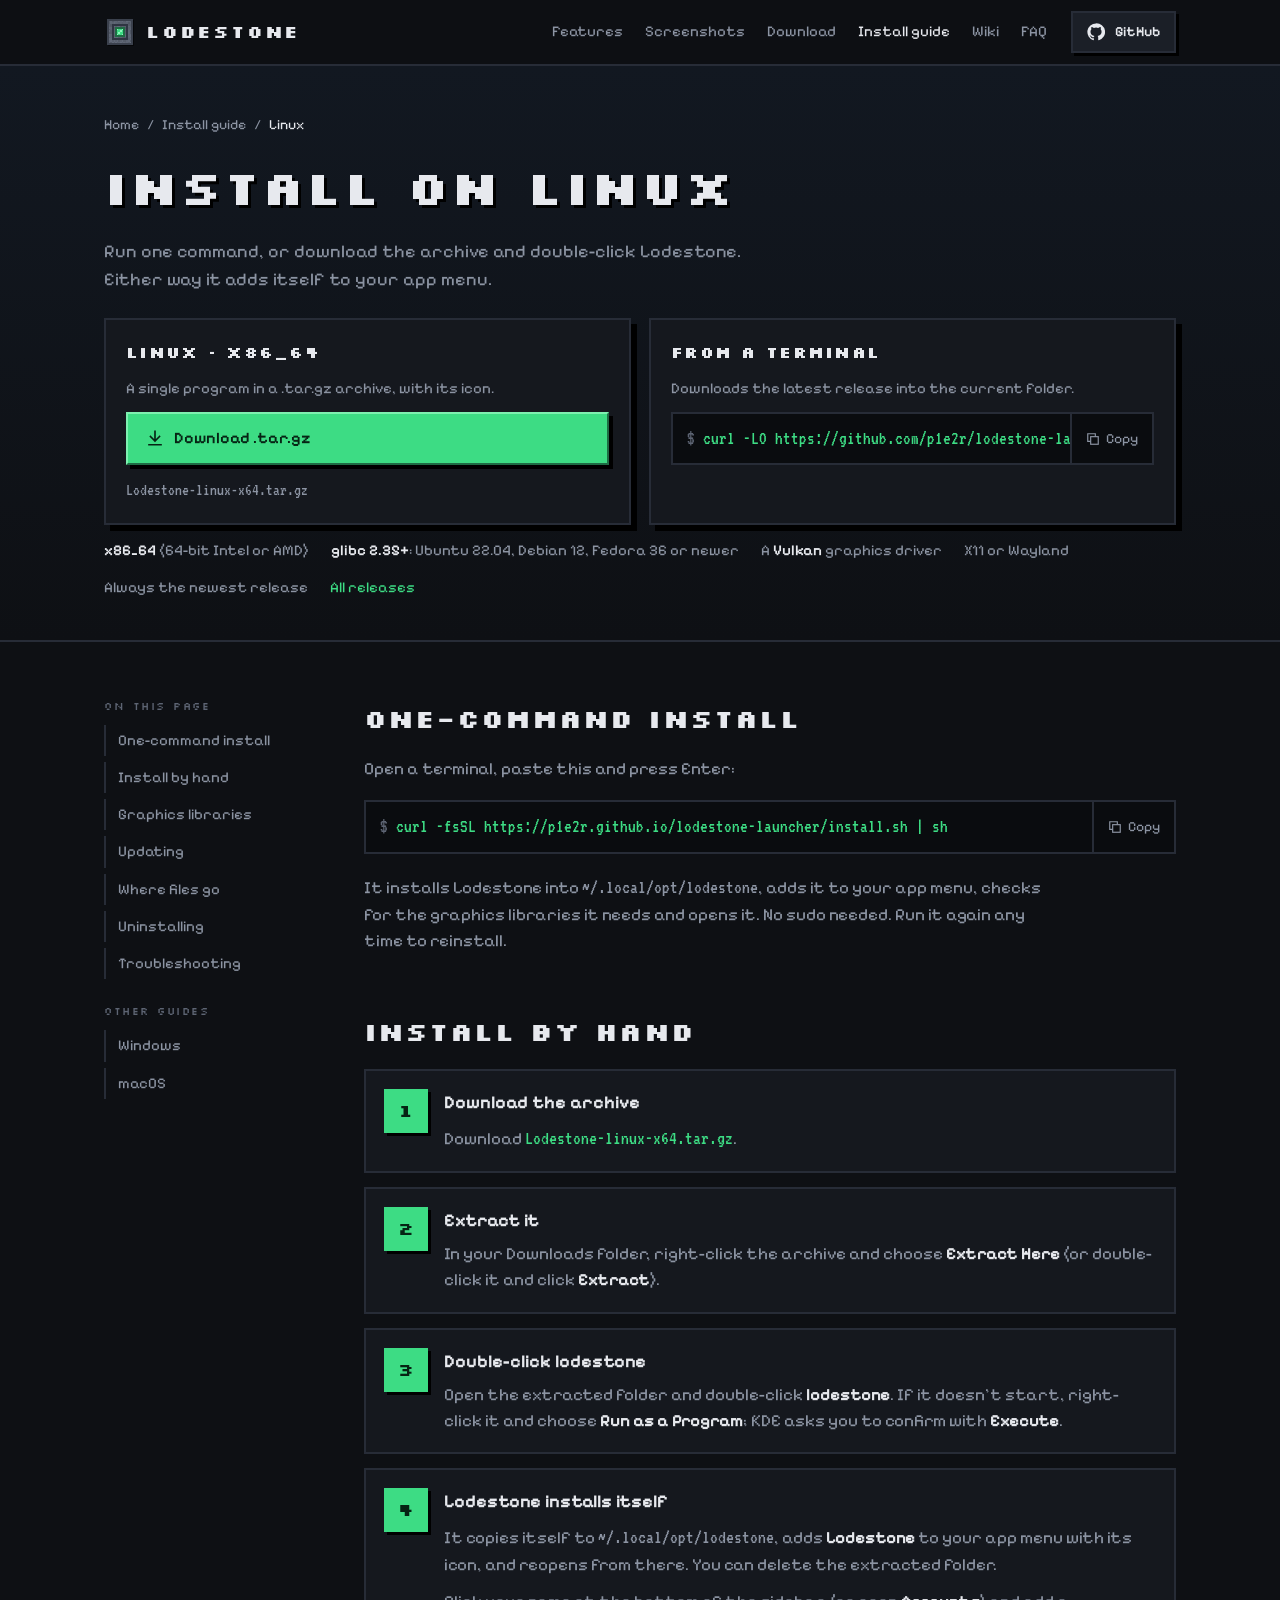
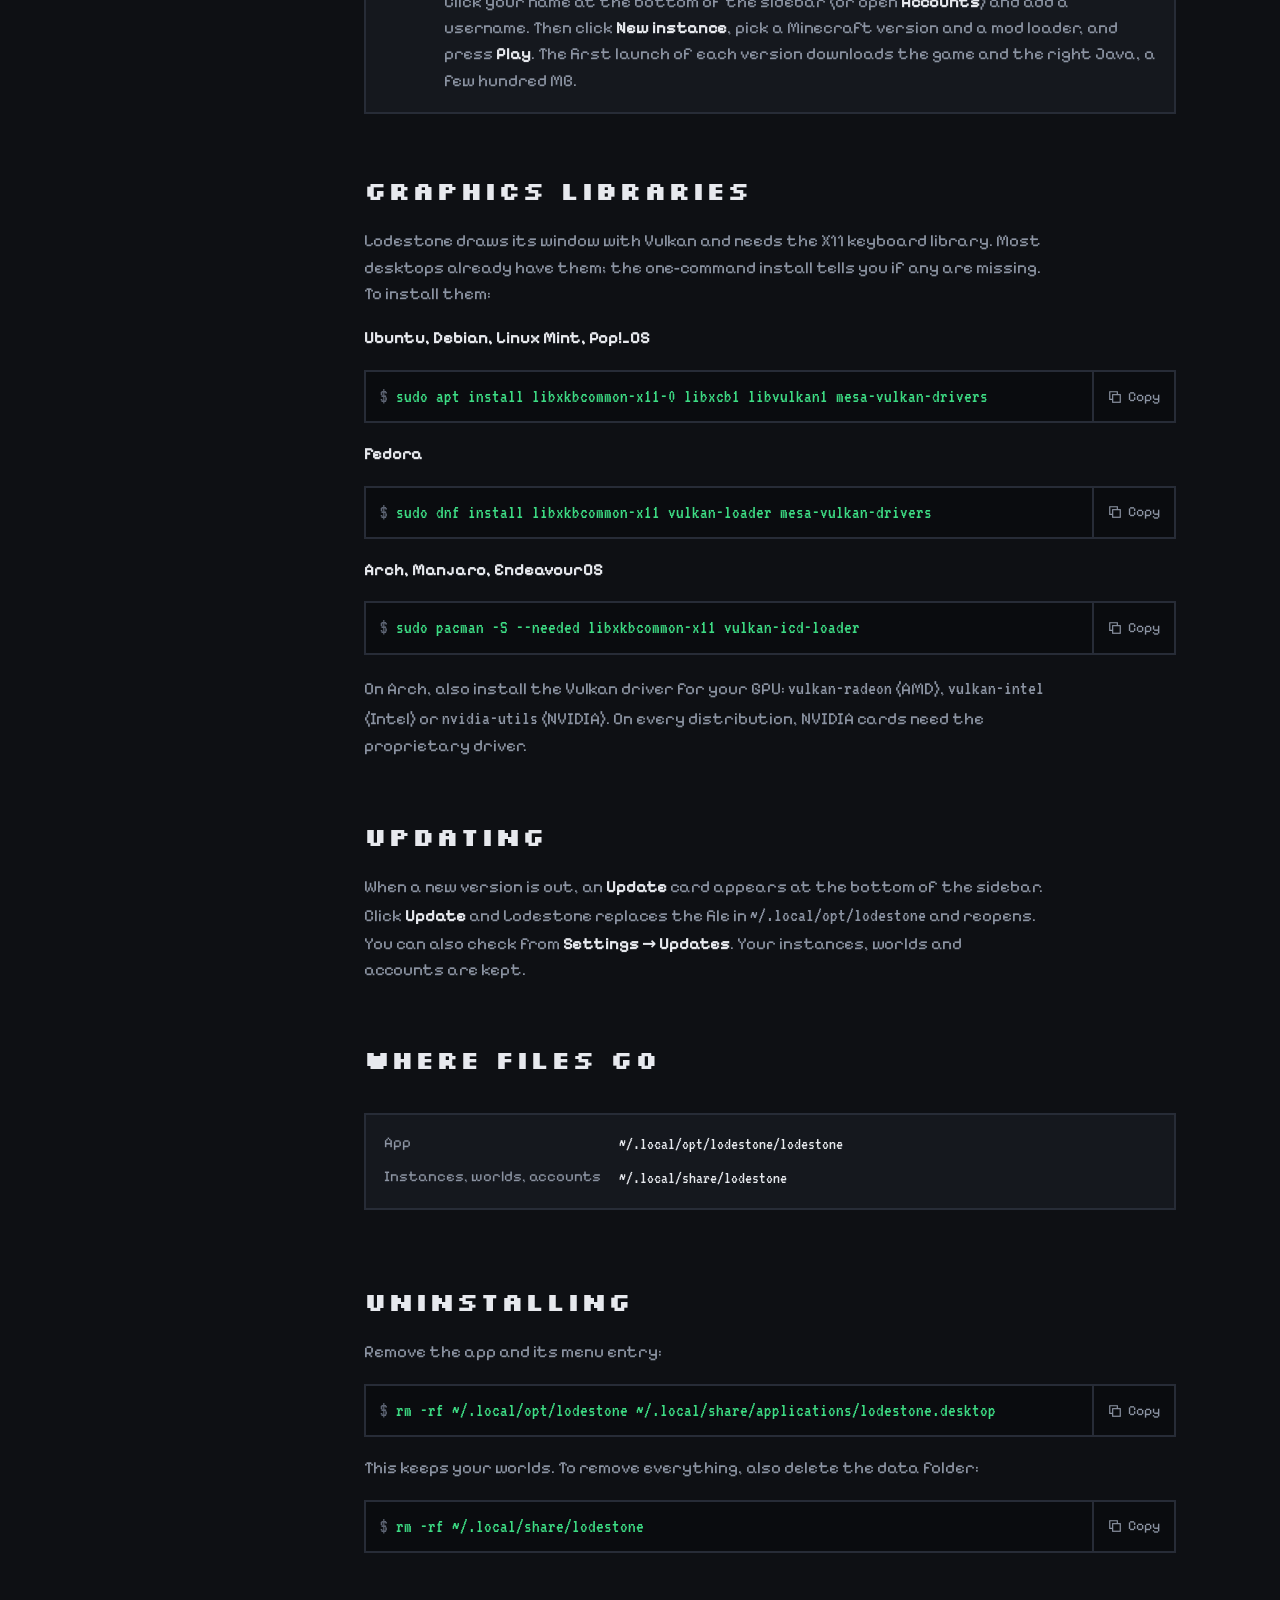
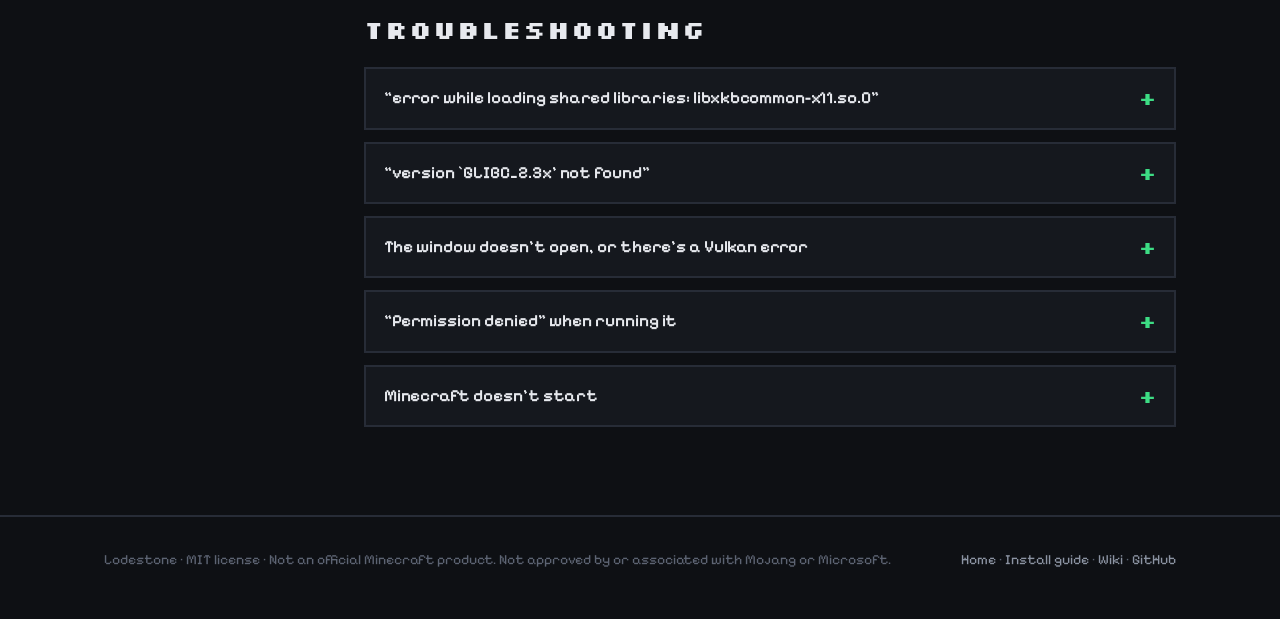
<file: site/install/linux.html>
<!DOCTYPE html>
<html lang="en">
<head>
<meta charset="utf-8">
<meta name="viewport" content="width=device-width, initial-scale=1">
<title>Install Lodestone on Linux</title>
<meta name="description" content="Install the Lodestone Minecraft launcher on Linux (x86_64): download, graphics libraries, app menu entry.">
<meta property="og:title" content="Install Lodestone on Linux">
<meta property="og:description" content="Install the Lodestone Minecraft launcher on Linux (x86_64): download, graphics libraries, app menu entry.">
<meta property="og:image" content="https://p1e2r.github.io/lodestone-launcher/img/og.png">
<meta name="theme-color" content="#0e1014">
<link rel="icon" type="image/png" href="../img/favicon.png">
<link rel="apple-touch-icon" href="../img/apple-touch-icon.png">
<link rel="stylesheet" href="../style.css?v=dev">
</head>
<body>
<a class="skip" href="#main">Skip to content</a>

<svg width="0" height="0" style="position:absolute" aria-hidden="true">
  <defs>
    <symbol id="i-download" viewBox="0 0 24 24" fill="none" stroke="currentColor" stroke-width="2.2" stroke-linecap="square"><path d="M12 3v12M6 10l6 6 6-6M4 21h16"/></symbol>
    <symbol id="i-github" viewBox="0 0 24 24" fill="currentColor"><path d="M12 .5a11.5 11.5 0 0 0-3.64 22.41c.58.11.79-.25.79-.56v-2c-3.2.7-3.88-1.37-3.88-1.37-.53-1.33-1.28-1.69-1.28-1.69-1.05-.72.08-.7.08-.7 1.16.08 1.77 1.19 1.77 1.19 1.03 1.77 2.7 1.26 3.36.96.1-.75.4-1.26.73-1.55-2.55-.29-5.24-1.28-5.24-5.69 0-1.26.45-2.29 1.19-3.09-.12-.29-.52-1.46.11-3.05 0 0 .97-.31 3.17 1.18a11 11 0 0 1 5.78 0c2.2-1.49 3.17-1.18 3.17-1.18.63 1.59.23 2.76.11 3.05.74.8 1.19 1.83 1.19 3.09 0 4.42-2.7 5.39-5.26 5.68.41.36.78 1.06.78 2.14v3.17c0 .31.21.68.8.56A11.5 11.5 0 0 0 12 .5Z"/></symbol>
    <symbol id="i-apple" viewBox="0 0 24 24" fill="currentColor"><path d="M16.37 12.6c-.02-2.36 1.93-3.5 2.02-3.55-1.1-1.61-2.82-1.83-3.43-1.85-1.46-.15-2.85.86-3.59.86-.74 0-1.88-.84-3.09-.82-1.59.02-3.06.93-3.88 2.35-1.66 2.88-.42 7.13 1.19 9.46.79 1.14 1.73 2.42 2.96 2.37 1.19-.05 1.64-.77 3.07-.77 1.43 0 1.84.77 3.09.74 1.28-.02 2.09-1.16 2.87-2.3.9-1.32 1.27-2.6 1.29-2.67-.03-.01-2.48-.95-2.5-3.82ZM14.02 5.67c.65-.79 1.09-1.89.97-2.99-.94.04-2.08.63-2.75 1.41-.6.7-1.13 1.82-.99 2.89 1.05.08 2.12-.53 2.77-1.31Z"/></symbol>
    <symbol id="i-windows" viewBox="0 0 24 24" fill="currentColor"><path d="M3 5.2 10.4 4v7.3H3V5.2Zm8.4-1.4L21 2.3v9H11.4V3.8ZM3 12.6h7.4V20L3 18.8v-6.2Zm8.4 0H21v9.1l-9.6-1.5v-7.6Z"/></symbol>
    <symbol id="i-linux" viewBox="0 0 24 24" fill="currentColor"><path d="M12 2c-2.2 0-3.6 1.9-3.6 4.6 0 1.5.3 2.4-.6 3.9-1 1.6-2.6 3.6-2.6 6.2 0 .6.1 1.1.3 1.6-.7.3-1.7.8-1.4 1.7.3.9 1.8.6 3 1 1.2.4 2.2 1 3 .6.5-.2.7-.7.7-1.1h3.6c0 .4.2.9.7 1.1.8.4 1.8-.2 3-.6 1.2-.4 2.7-.1 3-1 .3-.9-.7-1.4-1.4-1.7.2-.5.3-1 .3-1.6 0-2.6-1.6-4.6-2.6-6.2-.9-1.5-.6-2.4-.6-3.9C15.6 3.9 14.2 2 12 2Zm-1.6 4.1c.5 0 .8.6.8 1.2s-.3 1.1-.8 1.1-.8-.5-.8-1.1.3-1.2.8-1.2Zm3.2 0c.5 0 .8.6.8 1.2s-.3 1.1-.8 1.1-.8-.5-.8-1.1.3-1.2.8-1.2ZM12 9.3c.9 0 2.1.6 2.1 1s-1.2 1.2-2.1 1.2-2.1-.8-2.1-1.2 1.2-1 2.1-1Z"/></symbol>
    <symbol id="i-copy" viewBox="0 0 24 24" fill="none" stroke="currentColor" stroke-width="2"><rect x="8" y="8" width="13" height="13"/><path d="M16 8V3H3v13h5"/></symbol>
    <symbol id="i-box" viewBox="0 0 24 24" fill="none" stroke="currentColor" stroke-width="2"><path d="M3 7l9-4 9 4v10l-9 4-9-4V7Z"/><path d="M3 7l9 4 9-4M12 11v10"/></symbol>
    <symbol id="i-layers" viewBox="0 0 24 24" fill="none" stroke="currentColor" stroke-width="2"><path d="M12 3 2 8l10 5 10-5-10-5Z"/><path d="m2 16 10 5 10-5M2 12l10 5 10-5"/></symbol>
    <symbol id="i-compass" viewBox="0 0 24 24" fill="none" stroke="currentColor" stroke-width="2"><circle cx="12" cy="12" r="9"/><path d="m15.5 8.5-2 5-5 2 2-5 5-2Z"/></symbol>
    <symbol id="i-package" viewBox="0 0 24 24" fill="none" stroke="currentColor" stroke-width="2"><path d="M4 7h16v13H4zM2 3h20v4H2zM10 11h4"/></symbol>
    <symbol id="i-server" viewBox="0 0 24 24" fill="none" stroke="currentColor" stroke-width="2"><rect x="3" y="3" width="18" height="7"/><rect x="3" y="14" width="18" height="7"/><path d="M7 6.5h.01M7 17.5h.01"/></symbol>
    <symbol id="i-coffee" viewBox="0 0 24 24" fill="none" stroke="currentColor" stroke-width="2"><path d="M4 9h13v6a5 5 0 0 1-5 5H9a5 5 0 0 1-5-5V9ZM17 11h2a2 2 0 0 1 0 4h-2M8 2v3M12 2v3"/></symbol>
    <symbol id="i-refresh" viewBox="0 0 24 24" fill="none" stroke="currentColor" stroke-width="2"><path d="M21 12a9 9 0 0 1-15.5 6.2M3 12A9 9 0 0 1 18.5 5.8M18 2v4h-4M6 22v-4h4"/></symbol>
    <symbol id="i-zap" viewBox="0 0 24 24" fill="none" stroke="currentColor" stroke-width="2"><path d="M13 2 4 14h7l-1 8 9-12h-7l1-8Z"/></symbol>
    <symbol id="i-image" viewBox="0 0 24 24" fill="none" stroke="currentColor" stroke-width="2"><rect x="3" y="3" width="18" height="18"/><path d="m3 17 5-5 4 4 3-3 6 6M15 8h.01"/></symbol>
    <symbol id="i-user" viewBox="0 0 24 24" fill="none" stroke="currentColor" stroke-width="2"><circle cx="12" cy="8" r="4"/><path d="M4 21a8 8 0 0 1 16 0"/></symbol>
  </defs>
</svg>


<header class="nav">
  <div class="wrap">
    <a class="brand" href="../" aria-label="Lodestone home"><img src="../img/logo.png" alt="" width="32" height="32">LODESTONE</a>
    <nav class="nav-links" aria-label="Site">
      <a href="../#features">Features</a>
      <a href="../#screenshots">Screenshots</a>
      <a href="../#download">Download</a>
      <a class="keep" href="../install/" aria-current="page">Install guide</a>
      <a class="keep" href="../wiki/">Wiki</a>
      <a href="../#faq">FAQ</a>
    </nav>
    <a class="btn btn-gh" href="https://github.com/p1e2r/lodestone-launcher"><svg><use href="#i-github"/></svg><span class="lbl">GitHub</span></a>
  </div>
</header>

<main id="main">
<section class="page-head">
  <div class="wrap">
    <div class="crumbs"><a href="../">Home</a> <span aria-hidden="true">/</span> <a href="./">Install guide</a> <span aria-hidden="true">/</span> <span aria-current="page">Linux</span></div>
    <h1>Install on Linux</h1>
    <p class="lede">Run one command, or download the archive and double-click Lodestone. Either way it adds itself to your app menu.</p>
    <div class="dlpanel">
  <div class="dlbox">
    <h2>Linux · x86_64</h2>
    <p class="muted">A single program in a .tar.gz archive, with its icon.</p>
    <a class="btn btn-primary" href="https://github.com/p1e2r/lodestone-launcher/releases/latest/download/Lodestone-linux-x64.tar.gz"><span style="display:flex;align-items:center;gap:10px"><svg><use href="#i-download"/></svg>Download .tar.gz</span><span class="meta" data-size="Lodestone-linux-x64.tar.gz"></span></a>
    <span class="file">Lodestone-linux-x64.tar.gz</span>
  </div>
  <div class="dlbox">
    <h2>From a terminal</h2>
    <p class="muted">Downloads the latest release into the current folder.</p>
    <div class="cmd"><code id="cmd-6">curl -LO https://github.com/p1e2r/lodestone-launcher/releases/latest/download/Lodestone-linux-x64.tar.gz</code><button type="button" data-copy="cmd-6"><svg width="14" height="14"><use href="#i-copy"/></svg><span>Copy</span></button></div>
  </div>
</div>
<div class="req"><span><b>x86_64</b> (64-bit Intel or AMD)</span><span><b>glibc 2.35+</b>: Ubuntu 22.04, Debian 12, Fedora 36 or newer</span><span>A <b>Vulkan</b> graphics driver</span><span>X11 or Wayland</span></div>
<p class="req"><span data-latest>Always the newest release</span><a href="https://github.com/p1e2r/lodestone-launcher/releases">All releases</a></p>
  </div>
</section>
<div class="wrap guide">
<nav class="toc" aria-label="On this page"><p>ON THIS PAGE</p>
  <a href="#quick">One-command install</a>
  <a href="#install">Install by hand</a>
  <a href="#libs">Graphics libraries</a>
  <a href="#update">Updating</a>
  <a href="#files">Where files go</a>
  <a href="#uninstall">Uninstalling</a>
  <a href="#help">Troubleshooting</a>
<p class="other">OTHER GUIDES</p>
  <a href="windows.html">Windows</a>
  <a href="macos.html">macOS</a>
</nav>
<div class="guide-body">
<section id="quick"><h2>One-command install</h2>
<p>Open a terminal, paste this and press Enter:</p>
<div class="cmd"><code id="cmd-7">curl -fsSL https://p1e2r.github.io/lodestone-launcher/install.sh | sh</code><button type="button" data-copy="cmd-7"><svg width="14" height="14"><use href="#i-copy"/></svg><span>Copy</span></button></div>
<p>It installs Lodestone into <code>~/.local/opt/lodestone</code>, adds it to your app menu, checks for the graphics libraries it needs and opens it. No sudo needed. Run it again any time to reinstall.</p>
</section>
<section id="install"><h2>Install by hand</h2>
<ol class="steps">
  <li><div><h3>Download the archive</h3><p>Download <a href="https://github.com/p1e2r/lodestone-launcher/releases/latest/download/Lodestone-linux-x64.tar.gz"><code>Lodestone-linux-x64.tar.gz</code></a>.</p></div></li>
  <li><div><h3>Extract it</h3><p>In your Downloads folder, right-click the archive and choose <strong>Extract Here</strong> (or double-click it and click <strong>Extract</strong>).</p></div></li>
  <li><div><h3>Double-click lodestone</h3><p>Open the extracted folder and double-click <strong>lodestone</strong>. If it doesn't start, right-click it and choose <strong>Run as a Program</strong>; KDE asks you to confirm with <strong>Execute</strong>.</p></div></li>
  <li><div><h3>Lodestone installs itself</h3><p>It copies itself to <code>~/.local/opt/lodestone</code>, adds <strong>Lodestone</strong> to your app menu with its icon, and reopens from there. You can delete the extracted folder.</p><p>Click your name at the bottom of the sidebar (or open <strong>Accounts</strong>) and add a username. Then click <strong>New instance</strong>, pick a Minecraft version and a mod loader, and press <strong>Play</strong>. The first launch of each version downloads the game and the right Java, a few hundred MB.</p></div></li>
</ol>
</section>
<section id="libs"><h2>Graphics libraries</h2>
<p>Lodestone draws its window with Vulkan and needs the X11 keyboard library. Most desktops already have them; the one-command install tells you if any are missing. To install them:</p>
<h3 style="font-family:var(--body);font-size:17px;text-transform:none;letter-spacing:0">Ubuntu, Debian, Linux Mint, Pop!_OS</h3>
<div class="cmd"><code id="cmd-8">sudo apt install libxkbcommon-x11-0 libxcb1 libvulkan1 mesa-vulkan-drivers</code><button type="button" data-copy="cmd-8"><svg width="14" height="14"><use href="#i-copy"/></svg><span>Copy</span></button></div>
<h3 style="font-family:var(--body);font-size:17px;text-transform:none;letter-spacing:0">Fedora</h3>
<div class="cmd"><code id="cmd-9">sudo dnf install libxkbcommon-x11 vulkan-loader mesa-vulkan-drivers</code><button type="button" data-copy="cmd-9"><svg width="14" height="14"><use href="#i-copy"/></svg><span>Copy</span></button></div>
<h3 style="font-family:var(--body);font-size:17px;text-transform:none;letter-spacing:0">Arch, Manjaro, EndeavourOS</h3>
<div class="cmd"><code id="cmd-10">sudo pacman -S --needed libxkbcommon-x11 vulkan-icd-loader</code><button type="button" data-copy="cmd-10"><svg width="14" height="14"><use href="#i-copy"/></svg><span>Copy</span></button></div>
<p>On Arch, also install the Vulkan driver for your GPU: <code>vulkan-radeon</code> (AMD), <code>vulkan-intel</code> (Intel) or <code>nvidia-utils</code> (NVIDIA). On every distribution, NVIDIA cards need the proprietary driver.</p>
</section>
<section id="update"><h2>Updating</h2>
<p>When a new version is out, an <strong>Update</strong> card appears at the bottom of the sidebar. Click <strong>Update</strong> and Lodestone replaces the file in <code>~/.local/opt/lodestone</code> and reopens. You can also check from <strong>Settings → Updates</strong>. Your instances, worlds and accounts are kept.</p>
</section>
<section id="files"><h2>Where files go</h2>
<dl class="kv"><dt>App</dt><dd><code>~/.local/opt/lodestone/lodestone</code></dd><dt>Instances, worlds, accounts</dt><dd><code>~/.local/share/lodestone</code></dd></dl>
</section>
<section id="uninstall"><h2>Uninstalling</h2>
<p>Remove the app and its menu entry:</p>
<div class="cmd"><code id="cmd-11">rm -rf ~/.local/opt/lodestone ~/.local/share/applications/lodestone.desktop</code><button type="button" data-copy="cmd-11"><svg width="14" height="14"><use href="#i-copy"/></svg><span>Copy</span></button></div>
<p>This keeps your worlds. To remove everything, also delete the data folder:</p>
<div class="cmd"><code id="cmd-12">rm -rf ~/.local/share/lodestone</code><button type="button" data-copy="cmd-12"><svg width="14" height="14"><use href="#i-copy"/></svg><span>Copy</span></button></div>
</section>
<section id="help"><h2>Troubleshooting</h2>
<div class="faq">
  <details><summary>“error while loading shared libraries: libxkbcommon-x11.so.0”</summary><div><p>Install the <a href="#libs">graphics libraries</a> for your distribution.</p></div></details>
  <details><summary>“version `GLIBC_2.3x' not found”</summary><div><p>Your distribution is older than Lodestone supports. It needs glibc 2.35 or newer: Ubuntu 22.04, Debian 12, Fedora 36 or later.</p></div></details>
  <details><summary>The window doesn't open, or there's a Vulkan error</summary><div><p>Install a Vulkan driver for your GPU (see above). To check that Vulkan works, install <code>vulkan-tools</code> and run <code>vulkaninfo --summary</code>.</p></div></details>
  <details><summary>“Permission denied” when running it</summary><div><p>Make it executable: <code>chmod +x ~/.local/opt/lodestone/lodestone</code>.</p></div></details>
  <details><summary>Minecraft doesn't start</summary><div><p>Open the instance and check the <strong>Log</strong> tab for the error. If it's a mod crash, turn off the newest mods in the Content tab. Still stuck? <a href="https://github.com/p1e2r/lodestone-launcher/issues/new">Report a bug</a> with the log.</p></div></details>
</div>
</section>
</div>
</div>
</main>

<footer>
  <div class="wrap">
    <span>Lodestone · MIT license · Not an official Minecraft product. Not approved by or associated with Mojang or Microsoft.</span>
    <span><a href="../">Home</a> · <a href="../install/">Install guide</a> · <a href="../wiki/">Wiki</a> · <a href="https://github.com/p1e2r/lodestone-launcher">GitHub</a></span>
  </div>
</footer>
<script src="../guide.js?v=dev"></script>
</body>
</html>
</file>
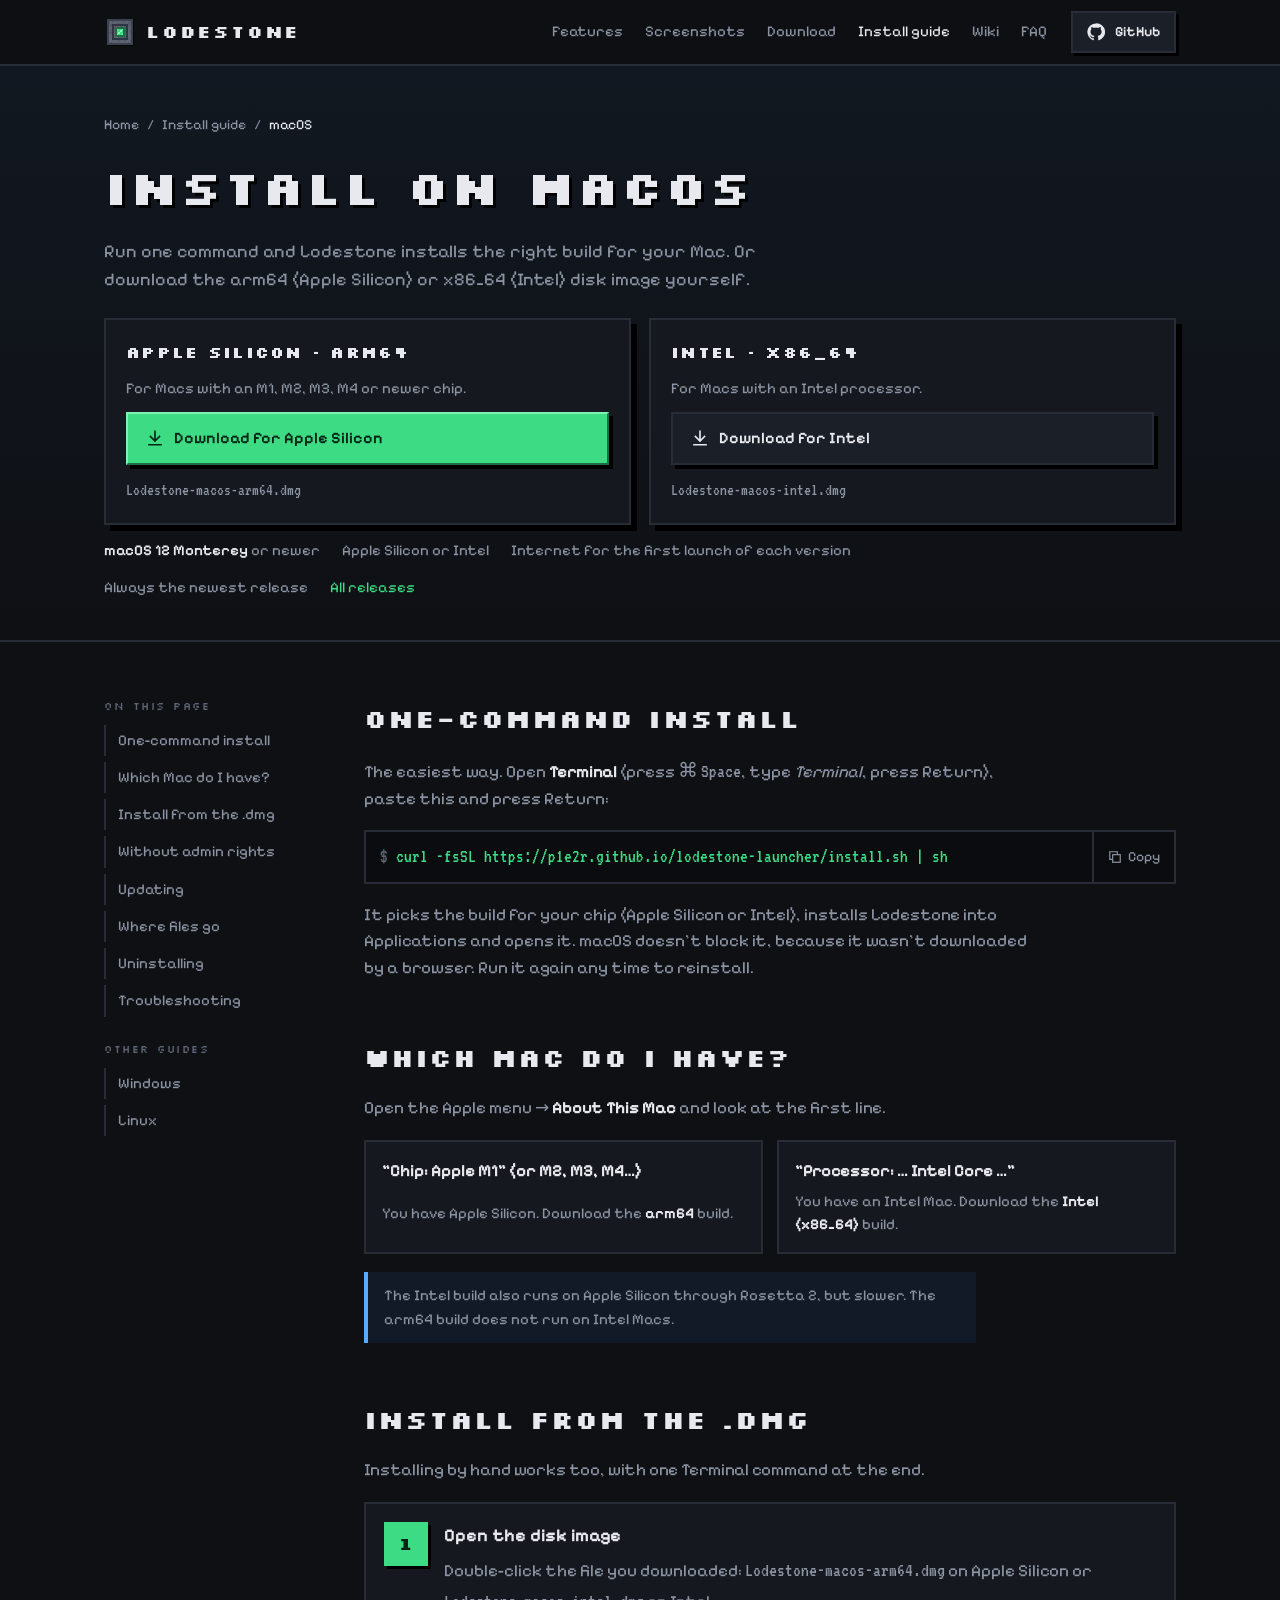
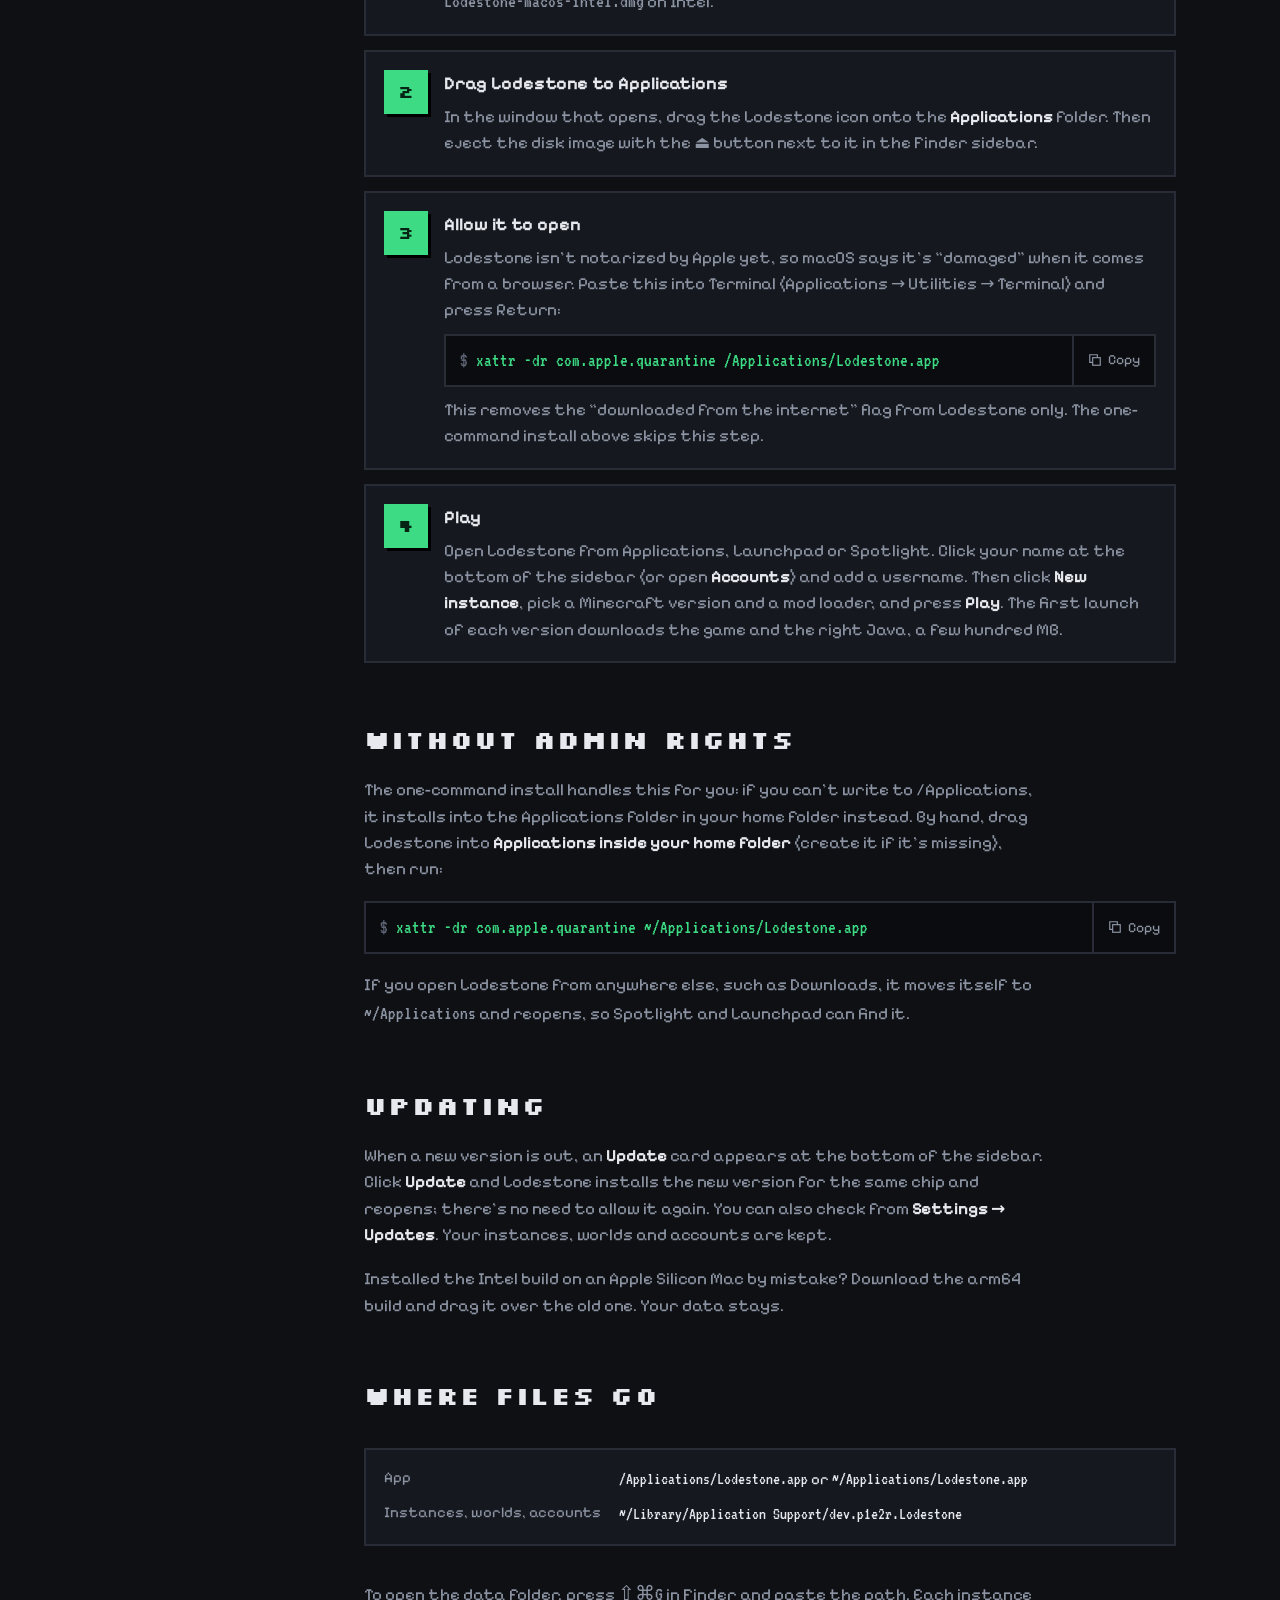
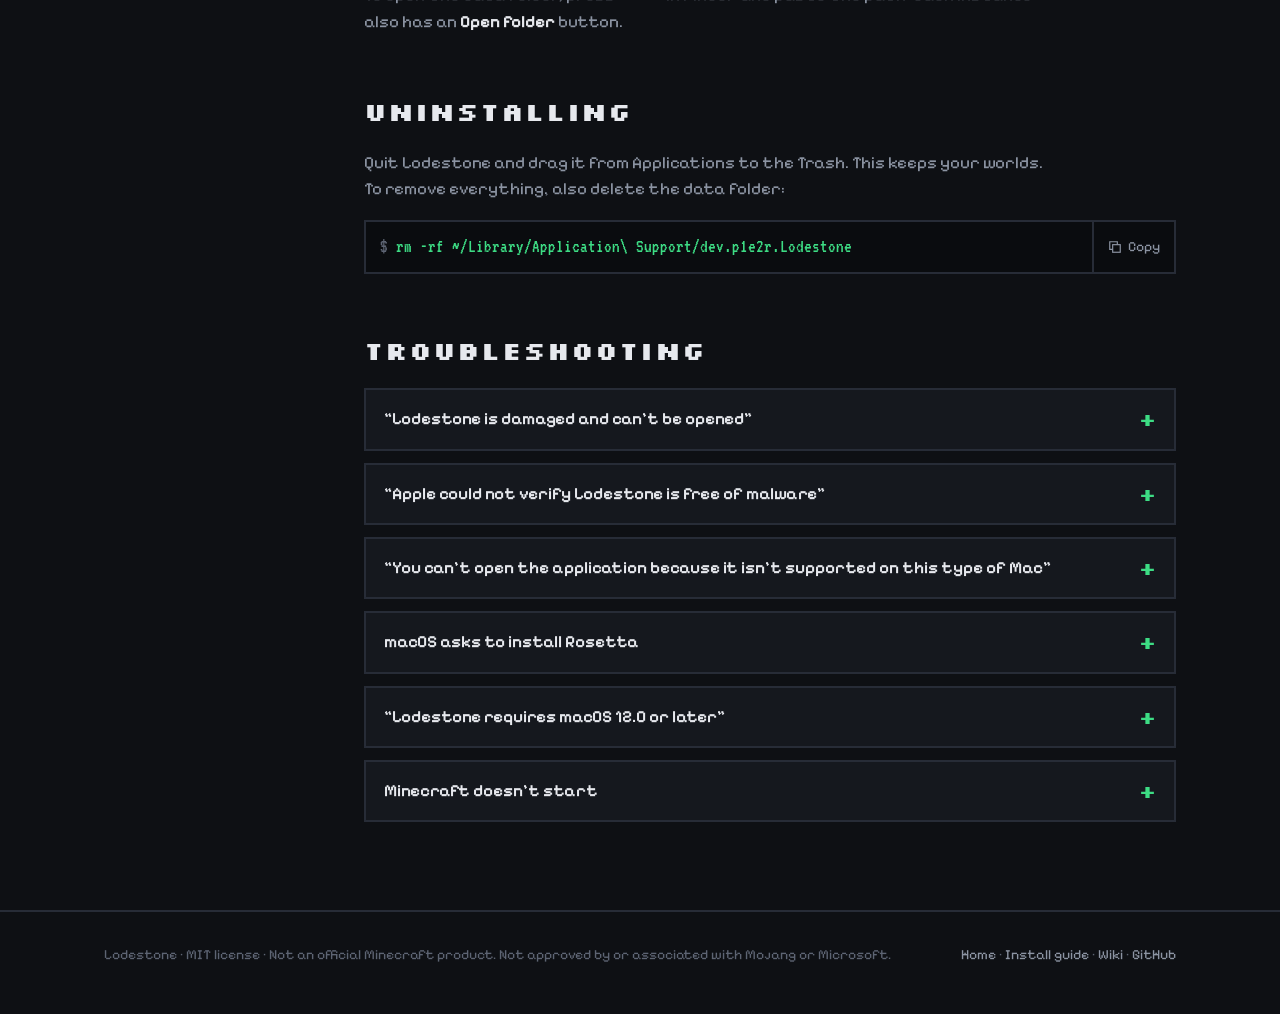
<file: site/install/macos.html>
<!DOCTYPE html>
<html lang="en">
<head>
<meta charset="utf-8">
<meta name="viewport" content="width=device-width, initial-scale=1">
<title>Install Lodestone on macOS</title>
<meta name="description" content="Install the Lodestone Minecraft launcher on Apple Silicon (arm64) and Intel (x86_64) Macs.">
<meta property="og:title" content="Install Lodestone on macOS">
<meta property="og:description" content="Install the Lodestone Minecraft launcher on Apple Silicon (arm64) and Intel (x86_64) Macs.">
<meta property="og:image" content="https://p1e2r.github.io/lodestone-launcher/img/og.png">
<meta name="theme-color" content="#0e1014">
<link rel="icon" type="image/png" href="../img/favicon.png">
<link rel="apple-touch-icon" href="../img/apple-touch-icon.png">
<link rel="stylesheet" href="../style.css?v=dev">
</head>
<body>
<a class="skip" href="#main">Skip to content</a>

<svg width="0" height="0" style="position:absolute" aria-hidden="true">
  <defs>
    <symbol id="i-download" viewBox="0 0 24 24" fill="none" stroke="currentColor" stroke-width="2.2" stroke-linecap="square"><path d="M12 3v12M6 10l6 6 6-6M4 21h16"/></symbol>
    <symbol id="i-github" viewBox="0 0 24 24" fill="currentColor"><path d="M12 .5a11.5 11.5 0 0 0-3.64 22.41c.58.11.79-.25.79-.56v-2c-3.2.7-3.88-1.37-3.88-1.37-.53-1.33-1.28-1.69-1.28-1.69-1.05-.72.08-.7.08-.7 1.16.08 1.77 1.19 1.77 1.19 1.03 1.77 2.7 1.26 3.36.96.1-.75.4-1.26.73-1.55-2.55-.29-5.24-1.28-5.24-5.69 0-1.26.45-2.29 1.19-3.09-.12-.29-.52-1.46.11-3.05 0 0 .97-.31 3.17 1.18a11 11 0 0 1 5.78 0c2.2-1.49 3.17-1.18 3.17-1.18.63 1.59.23 2.76.11 3.05.74.8 1.19 1.83 1.19 3.09 0 4.42-2.7 5.39-5.26 5.68.41.36.78 1.06.78 2.14v3.17c0 .31.21.68.8.56A11.5 11.5 0 0 0 12 .5Z"/></symbol>
    <symbol id="i-apple" viewBox="0 0 24 24" fill="currentColor"><path d="M16.37 12.6c-.02-2.36 1.93-3.5 2.02-3.55-1.1-1.61-2.82-1.83-3.43-1.85-1.46-.15-2.85.86-3.59.86-.74 0-1.88-.84-3.09-.82-1.59.02-3.06.93-3.88 2.35-1.66 2.88-.42 7.13 1.19 9.46.79 1.14 1.73 2.42 2.96 2.37 1.19-.05 1.64-.77 3.07-.77 1.43 0 1.84.77 3.09.74 1.28-.02 2.09-1.16 2.87-2.3.9-1.32 1.27-2.6 1.29-2.67-.03-.01-2.48-.95-2.5-3.82ZM14.02 5.67c.65-.79 1.09-1.89.97-2.99-.94.04-2.08.63-2.75 1.41-.6.7-1.13 1.82-.99 2.89 1.05.08 2.12-.53 2.77-1.31Z"/></symbol>
    <symbol id="i-windows" viewBox="0 0 24 24" fill="currentColor"><path d="M3 5.2 10.4 4v7.3H3V5.2Zm8.4-1.4L21 2.3v9H11.4V3.8ZM3 12.6h7.4V20L3 18.8v-6.2Zm8.4 0H21v9.1l-9.6-1.5v-7.6Z"/></symbol>
    <symbol id="i-linux" viewBox="0 0 24 24" fill="currentColor"><path d="M12 2c-2.2 0-3.6 1.9-3.6 4.6 0 1.5.3 2.4-.6 3.9-1 1.6-2.6 3.6-2.6 6.2 0 .6.1 1.1.3 1.6-.7.3-1.7.8-1.4 1.7.3.9 1.8.6 3 1 1.2.4 2.2 1 3 .6.5-.2.7-.7.7-1.1h3.6c0 .4.2.9.7 1.1.8.4 1.8-.2 3-.6 1.2-.4 2.7-.1 3-1 .3-.9-.7-1.4-1.4-1.7.2-.5.3-1 .3-1.6 0-2.6-1.6-4.6-2.6-6.2-.9-1.5-.6-2.4-.6-3.9C15.6 3.9 14.2 2 12 2Zm-1.6 4.1c.5 0 .8.6.8 1.2s-.3 1.1-.8 1.1-.8-.5-.8-1.1.3-1.2.8-1.2Zm3.2 0c.5 0 .8.6.8 1.2s-.3 1.1-.8 1.1-.8-.5-.8-1.1.3-1.2.8-1.2ZM12 9.3c.9 0 2.1.6 2.1 1s-1.2 1.2-2.1 1.2-2.1-.8-2.1-1.2 1.2-1 2.1-1Z"/></symbol>
    <symbol id="i-copy" viewBox="0 0 24 24" fill="none" stroke="currentColor" stroke-width="2"><rect x="8" y="8" width="13" height="13"/><path d="M16 8V3H3v13h5"/></symbol>
    <symbol id="i-box" viewBox="0 0 24 24" fill="none" stroke="currentColor" stroke-width="2"><path d="M3 7l9-4 9 4v10l-9 4-9-4V7Z"/><path d="M3 7l9 4 9-4M12 11v10"/></symbol>
    <symbol id="i-layers" viewBox="0 0 24 24" fill="none" stroke="currentColor" stroke-width="2"><path d="M12 3 2 8l10 5 10-5-10-5Z"/><path d="m2 16 10 5 10-5M2 12l10 5 10-5"/></symbol>
    <symbol id="i-compass" viewBox="0 0 24 24" fill="none" stroke="currentColor" stroke-width="2"><circle cx="12" cy="12" r="9"/><path d="m15.5 8.5-2 5-5 2 2-5 5-2Z"/></symbol>
    <symbol id="i-package" viewBox="0 0 24 24" fill="none" stroke="currentColor" stroke-width="2"><path d="M4 7h16v13H4zM2 3h20v4H2zM10 11h4"/></symbol>
    <symbol id="i-server" viewBox="0 0 24 24" fill="none" stroke="currentColor" stroke-width="2"><rect x="3" y="3" width="18" height="7"/><rect x="3" y="14" width="18" height="7"/><path d="M7 6.5h.01M7 17.5h.01"/></symbol>
    <symbol id="i-coffee" viewBox="0 0 24 24" fill="none" stroke="currentColor" stroke-width="2"><path d="M4 9h13v6a5 5 0 0 1-5 5H9a5 5 0 0 1-5-5V9ZM17 11h2a2 2 0 0 1 0 4h-2M8 2v3M12 2v3"/></symbol>
    <symbol id="i-refresh" viewBox="0 0 24 24" fill="none" stroke="currentColor" stroke-width="2"><path d="M21 12a9 9 0 0 1-15.5 6.2M3 12A9 9 0 0 1 18.5 5.8M18 2v4h-4M6 22v-4h4"/></symbol>
    <symbol id="i-zap" viewBox="0 0 24 24" fill="none" stroke="currentColor" stroke-width="2"><path d="M13 2 4 14h7l-1 8 9-12h-7l1-8Z"/></symbol>
    <symbol id="i-image" viewBox="0 0 24 24" fill="none" stroke="currentColor" stroke-width="2"><rect x="3" y="3" width="18" height="18"/><path d="m3 17 5-5 4 4 3-3 6 6M15 8h.01"/></symbol>
    <symbol id="i-user" viewBox="0 0 24 24" fill="none" stroke="currentColor" stroke-width="2"><circle cx="12" cy="8" r="4"/><path d="M4 21a8 8 0 0 1 16 0"/></symbol>
  </defs>
</svg>


<header class="nav">
  <div class="wrap">
    <a class="brand" href="../" aria-label="Lodestone home"><img src="../img/logo.png" alt="" width="32" height="32">LODESTONE</a>
    <nav class="nav-links" aria-label="Site">
      <a href="../#features">Features</a>
      <a href="../#screenshots">Screenshots</a>
      <a href="../#download">Download</a>
      <a class="keep" href="../install/" aria-current="page">Install guide</a>
      <a class="keep" href="../wiki/">Wiki</a>
      <a href="../#faq">FAQ</a>
    </nav>
    <a class="btn btn-gh" href="https://github.com/p1e2r/lodestone-launcher"><svg><use href="#i-github"/></svg><span class="lbl">GitHub</span></a>
  </div>
</header>

<main id="main">
<section class="page-head">
  <div class="wrap">
    <div class="crumbs"><a href="../">Home</a> <span aria-hidden="true">/</span> <a href="./">Install guide</a> <span aria-hidden="true">/</span> <span aria-current="page">macOS</span></div>
    <h1>Install on macOS</h1>
    <p class="lede">Run one command and Lodestone installs the right build for your Mac. Or download the arm64 (Apple Silicon) or x86_64 (Intel) disk image yourself.</p>
    <div class="dlpanel">
  <div class="dlbox" data-mac="arm">
    <h2>Apple Silicon · arm64</h2>
    <p class="muted">For Macs with an M1, M2, M3, M4 or newer chip.</p>
    <a class="btn btn-primary" href="https://github.com/p1e2r/lodestone-launcher/releases/latest/download/Lodestone-macos-arm64.dmg"><span style="display:flex;align-items:center;gap:10px"><svg><use href="#i-download"/></svg>Download for Apple Silicon</span><span class="meta" data-size="Lodestone-macos-arm64.dmg"></span></a>
    <span class="file">Lodestone-macos-arm64.dmg</span>
  </div>
  <div class="dlbox" data-mac="intel">
    <h2>Intel · x86_64</h2>
    <p class="muted">For Macs with an Intel processor.</p>
    <a class="btn" href="https://github.com/p1e2r/lodestone-launcher/releases/latest/download/Lodestone-macos-intel.dmg"><span style="display:flex;align-items:center;gap:10px"><svg><use href="#i-download"/></svg>Download for Intel</span><span class="meta" data-size="Lodestone-macos-intel.dmg"></span></a>
    <span class="file">Lodestone-macos-intel.dmg</span>
  </div>
</div>
<div class="req"><span><b>macOS 12 Monterey</b> or newer</span><span>Apple Silicon or Intel</span><span>Internet for the first launch of each version</span></div>
<p class="req"><span data-latest>Always the newest release</span><a href="https://github.com/p1e2r/lodestone-launcher/releases">All releases</a></p>
  </div>
</section>
<div class="wrap guide">
<nav class="toc" aria-label="On this page"><p>ON THIS PAGE</p>
  <a href="#quick">One-command install</a>
  <a href="#chip">Which Mac do I have?</a>
  <a href="#install">Install from the .dmg</a>
  <a href="#noadmin">Without admin rights</a>
  <a href="#update">Updating</a>
  <a href="#files">Where files go</a>
  <a href="#uninstall">Uninstalling</a>
  <a href="#help">Troubleshooting</a>
<p class="other">OTHER GUIDES</p>
  <a href="windows.html">Windows</a>
  <a href="linux.html">Linux</a>
</nav>
<div class="guide-body">
<section id="quick"><h2>One-command install</h2>
<p>The easiest way. Open <strong>Terminal</strong> (press <kbd>⌘</kbd> <kbd>Space</kbd>, type <em>Terminal</em>, press Return), paste this and press Return:</p>
<div class="cmd"><code id="cmd-2">curl -fsSL https://p1e2r.github.io/lodestone-launcher/install.sh | sh</code><button type="button" data-copy="cmd-2"><svg width="14" height="14"><use href="#i-copy"/></svg><span>Copy</span></button></div>
<p>It picks the build for your chip (Apple Silicon or Intel), installs Lodestone into Applications and opens it. macOS doesn't block it, because it wasn't downloaded by a browser. Run it again any time to reinstall.</p>
</section>
<section id="chip"><h2>Which Mac do I have?</h2>
<p>Open the Apple menu → <strong>About This Mac</strong> and look at the first line.</p>
<div class="chipcheck">
  <div><h3>“Chip: Apple M1” (or M2, M3, M4…)</h3><p>You have Apple Silicon. Download the <a href="https://github.com/p1e2r/lodestone-launcher/releases/latest/download/Lodestone-macos-arm64.dmg"><strong>arm64</strong></a> build.</p></div>
  <div><h3>“Processor: … Intel Core …”</h3><p>You have an Intel Mac. Download the <a href="https://github.com/p1e2r/lodestone-launcher/releases/latest/download/Lodestone-macos-intel.dmg"><strong>Intel (x86_64)</strong></a> build.</p></div>
</div>
<p class="note">The Intel build also runs on Apple Silicon through Rosetta 2, but slower. The arm64 build does not run on Intel Macs.</p>
</section>
<section id="install"><h2>Install from the .dmg</h2>
<p>Installing by hand works too, with one Terminal command at the end.</p>
<ol class="steps">
  <li><div><h3>Open the disk image</h3><p>Double-click the file you downloaded: <code>Lodestone-macos-arm64.dmg</code> on Apple Silicon or <code>Lodestone-macos-intel.dmg</code> on Intel.</p></div></li>
  <li><div><h3>Drag Lodestone to Applications</h3><p>In the window that opens, drag the Lodestone icon onto the <strong>Applications</strong> folder. Then eject the disk image with the ⏏ button next to it in the Finder sidebar.</p></div></li>
  <li><div><h3>Allow it to open</h3><p>Lodestone isn't notarized by Apple yet, so macOS says it's “damaged” when it comes from a browser. Paste this into Terminal (Applications → Utilities → Terminal) and press Return:</p><div class="cmd"><code id="cmd-3">xattr -dr com.apple.quarantine /Applications/Lodestone.app</code><button type="button" data-copy="cmd-3"><svg width="14" height="14"><use href="#i-copy"/></svg><span>Copy</span></button></div><p>This removes the “downloaded from the internet” flag from Lodestone only. The one-command install above skips this step.</p></div></li>
  <li><div><h3>Play</h3><p>Open Lodestone from Applications, Launchpad or Spotlight. Click your name at the bottom of the sidebar (or open <strong>Accounts</strong>) and add a username. Then click <strong>New instance</strong>, pick a Minecraft version and a mod loader, and press <strong>Play</strong>. The first launch of each version downloads the game and the right Java, a few hundred MB.</p></div></li>
</ol>
</section>
<section id="noadmin"><h2>Without admin rights</h2>
<p>The one-command install handles this for you: if you can't write to /Applications, it installs into the Applications folder in your home folder instead. By hand, drag Lodestone into <strong>Applications inside your home folder</strong> (create it if it's missing), then run:</p>
<div class="cmd"><code id="cmd-4">xattr -dr com.apple.quarantine ~/Applications/Lodestone.app</code><button type="button" data-copy="cmd-4"><svg width="14" height="14"><use href="#i-copy"/></svg><span>Copy</span></button></div>
<p>If you open Lodestone from anywhere else, such as Downloads, it moves itself to <code>~/Applications</code> and reopens, so Spotlight and Launchpad can find it.</p>
</section>
<section id="update"><h2>Updating</h2>
<p>When a new version is out, an <strong>Update</strong> card appears at the bottom of the sidebar. Click <strong>Update</strong> and Lodestone installs the new version for the same chip and reopens; there's no need to allow it again. You can also check from <strong>Settings → Updates</strong>. Your instances, worlds and accounts are kept.</p>
<p>Installed the Intel build on an Apple Silicon Mac by mistake? Download the arm64 build and drag it over the old one. Your data stays.</p>
</section>
<section id="files"><h2>Where files go</h2>
<dl class="kv"><dt>App</dt><dd><code>/Applications/Lodestone.app</code> or <code>~/Applications/Lodestone.app</code></dd><dt>Instances, worlds, accounts</dt><dd><code>~/Library/Application Support/dev.p1e2r.Lodestone</code></dd></dl>
<p>To open the data folder, press <kbd>⇧⌘G</kbd> in Finder and paste the path. Each instance also has an <strong>Open folder</strong> button.</p>
</section>
<section id="uninstall"><h2>Uninstalling</h2>
<p>Quit Lodestone and drag it from Applications to the Trash. This keeps your worlds. To remove everything, also delete the data folder:</p>
<div class="cmd"><code id="cmd-5">rm -rf ~/Library/Application\ Support/dev.p1e2r.Lodestone</code><button type="button" data-copy="cmd-5"><svg width="14" height="14"><use href="#i-copy"/></svg><span>Copy</span></button></div>
</section>
<section id="help"><h2>Troubleshooting</h2>
<div class="faq">
  <details><summary>“Lodestone is damaged and can't be opened”</summary><div><p>The app isn't damaged: this is how macOS reports a downloaded app that isn't notarized. Use the <a href="#quick">one-command install</a>, or run the Terminal command from <a href="#install">step 3</a> and open it again.</p></div></details>
  <details><summary>“Apple could not verify Lodestone is free of malware”</summary><div><p>Use the <a href="#quick">one-command install</a>, or the Terminal command from <a href="#install">step 3</a>.</p></div></details>
  <details><summary>“You can't open the application because it isn't supported on this type of Mac”</summary><div><p>You downloaded the arm64 build on an Intel Mac. Get the <a href="https://github.com/p1e2r/lodestone-launcher/releases/latest/download/Lodestone-macos-intel.dmg">Intel build</a> instead.</p></div></details>
  <details><summary>macOS asks to install Rosetta</summary><div><p>You're running the Intel build on an Apple Silicon Mac. Install Rosetta, or better, switch to the <a href="https://github.com/p1e2r/lodestone-launcher/releases/latest/download/Lodestone-macos-arm64.dmg">arm64 build</a>.</p></div></details>
  <details><summary>“Lodestone requires macOS 12.0 or later”</summary><div><p>Lodestone supports macOS 12 Monterey and newer. Update macOS from System Settings → General → Software Update, if your Mac supports it.</p></div></details>
  <details><summary>Minecraft doesn't start</summary><div><p>Open the instance and check the <strong>Log</strong> tab for the error. If it's a mod crash, turn off the newest mods in the Content tab. Still stuck? <a href="https://github.com/p1e2r/lodestone-launcher/issues/new">Report a bug</a> with the log.</p></div></details>
</div>
</section>
</div>
</div>
</main>

<footer>
  <div class="wrap">
    <span>Lodestone · MIT license · Not an official Minecraft product. Not approved by or associated with Mojang or Microsoft.</span>
    <span><a href="../">Home</a> · <a href="../install/">Install guide</a> · <a href="../wiki/">Wiki</a> · <a href="https://github.com/p1e2r/lodestone-launcher">GitHub</a></span>
  </div>
</footer>
<script src="../guide.js?v=dev"></script>
</body>
</html>
</file>
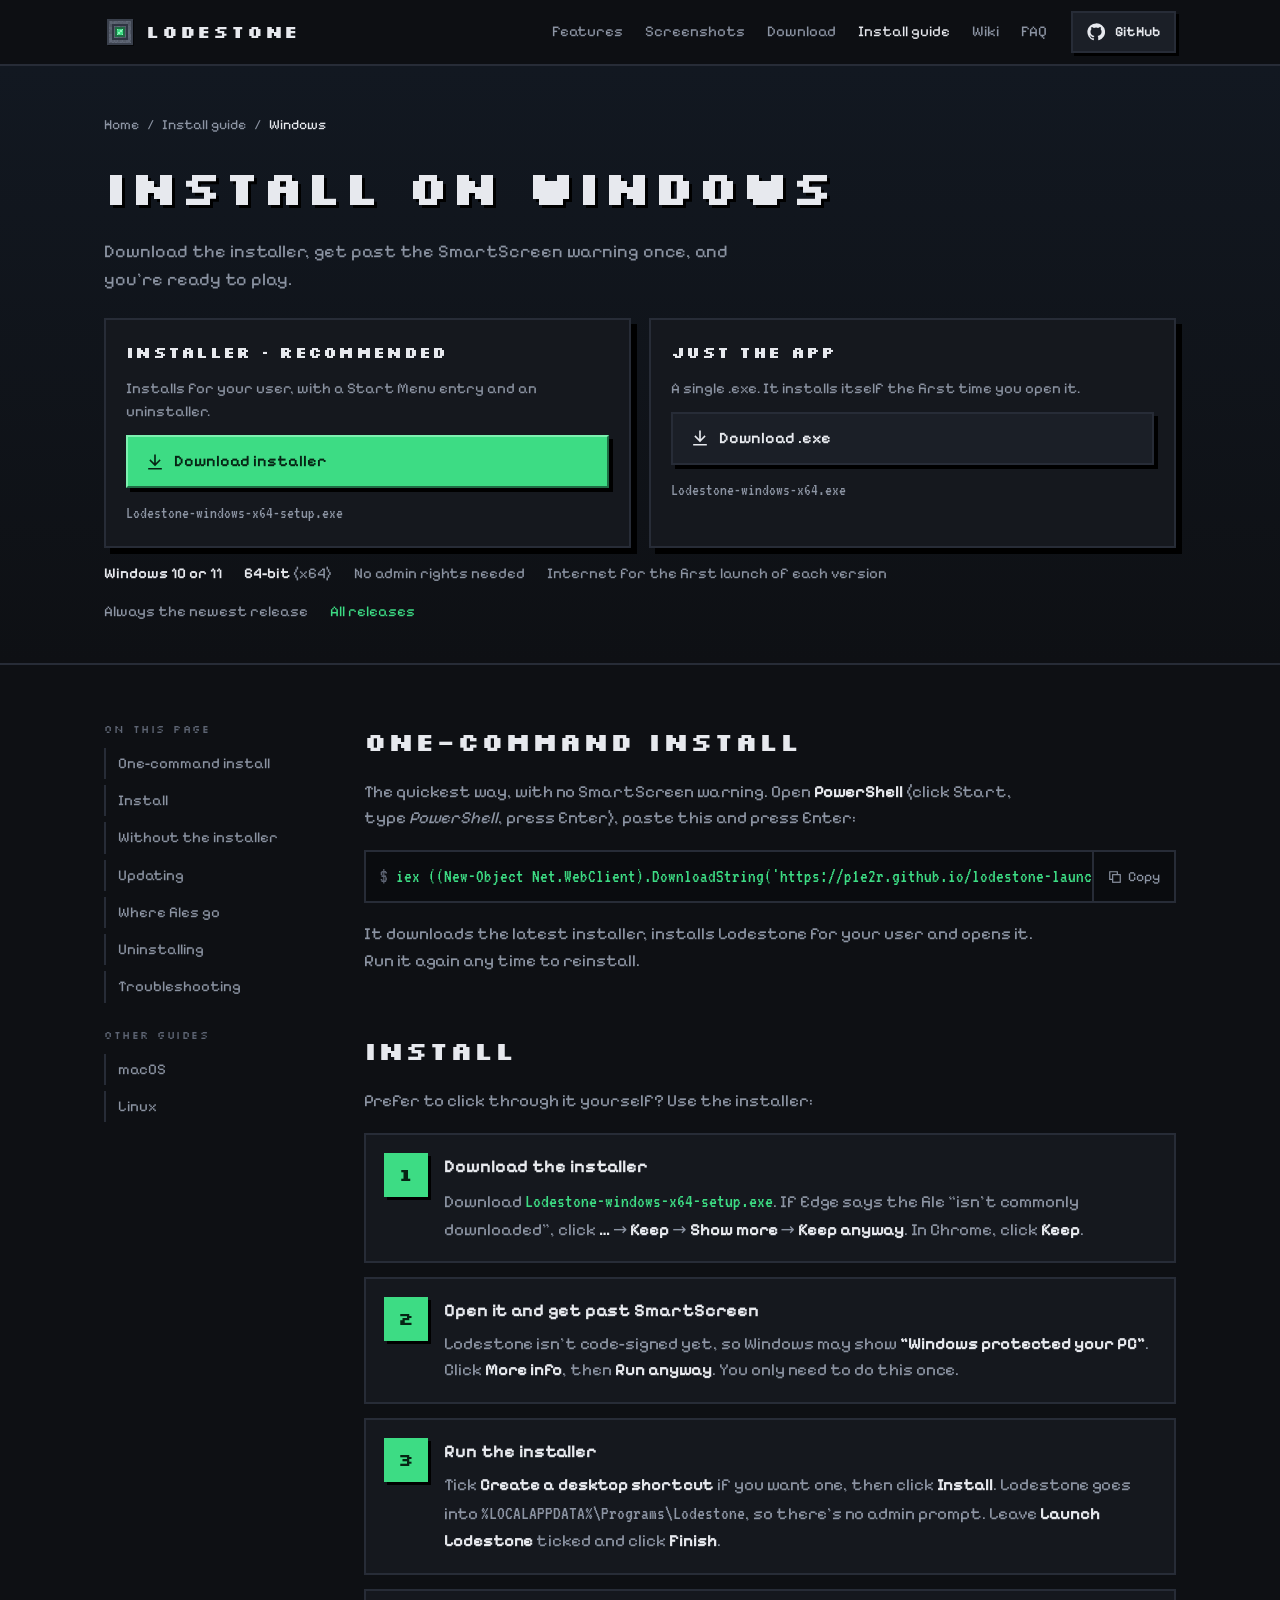
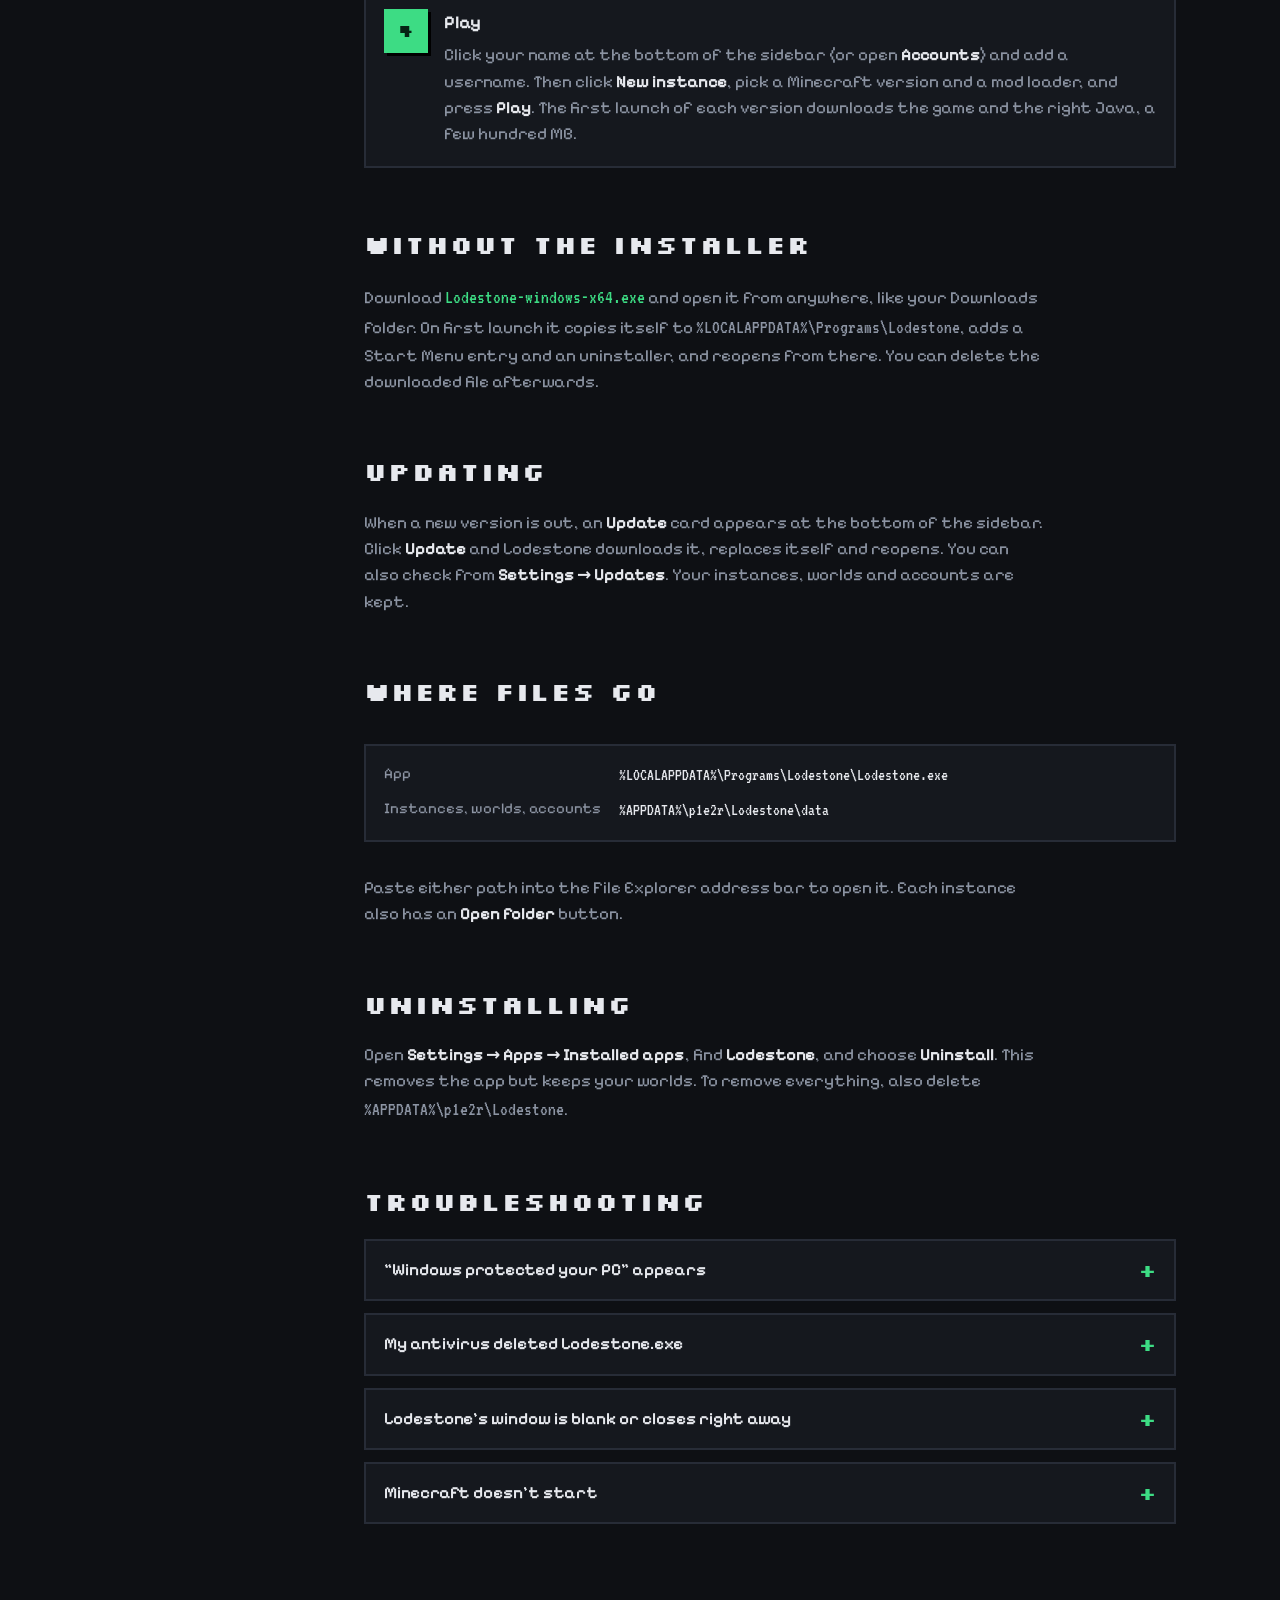
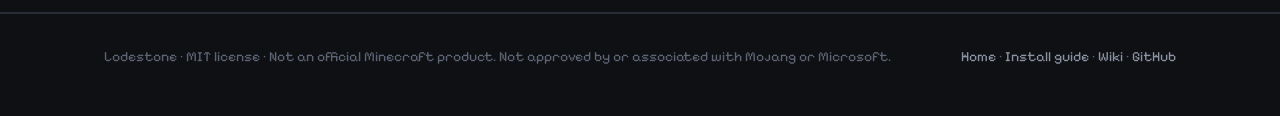
<file: site/install/windows.html>
<!DOCTYPE html>
<html lang="en">
<head>
<meta charset="utf-8">
<meta name="viewport" content="width=device-width, initial-scale=1">
<title>Install Lodestone on Windows</title>
<meta name="description" content="Step-by-step guide to installing the Lodestone Minecraft launcher on Windows 10 and 11.">
<meta property="og:title" content="Install Lodestone on Windows">
<meta property="og:description" content="Step-by-step guide to installing the Lodestone Minecraft launcher on Windows 10 and 11.">
<meta property="og:image" content="https://p1e2r.github.io/lodestone-launcher/img/og.png">
<meta name="theme-color" content="#0e1014">
<link rel="icon" type="image/png" href="../img/favicon.png">
<link rel="apple-touch-icon" href="../img/apple-touch-icon.png">
<link rel="stylesheet" href="../style.css?v=dev">
</head>
<body>
<a class="skip" href="#main">Skip to content</a>

<svg width="0" height="0" style="position:absolute" aria-hidden="true">
  <defs>
    <symbol id="i-download" viewBox="0 0 24 24" fill="none" stroke="currentColor" stroke-width="2.2" stroke-linecap="square"><path d="M12 3v12M6 10l6 6 6-6M4 21h16"/></symbol>
    <symbol id="i-github" viewBox="0 0 24 24" fill="currentColor"><path d="M12 .5a11.5 11.5 0 0 0-3.64 22.41c.58.11.79-.25.79-.56v-2c-3.2.7-3.88-1.37-3.88-1.37-.53-1.33-1.28-1.69-1.28-1.69-1.05-.72.08-.7.08-.7 1.16.08 1.77 1.19 1.77 1.19 1.03 1.77 2.7 1.26 3.36.96.1-.75.4-1.26.73-1.55-2.55-.29-5.24-1.28-5.24-5.69 0-1.26.45-2.29 1.19-3.09-.12-.29-.52-1.46.11-3.05 0 0 .97-.31 3.17 1.18a11 11 0 0 1 5.78 0c2.2-1.49 3.17-1.18 3.17-1.18.63 1.59.23 2.76.11 3.05.74.8 1.19 1.83 1.19 3.09 0 4.42-2.7 5.39-5.26 5.68.41.36.78 1.06.78 2.14v3.17c0 .31.21.68.8.56A11.5 11.5 0 0 0 12 .5Z"/></symbol>
    <symbol id="i-apple" viewBox="0 0 24 24" fill="currentColor"><path d="M16.37 12.6c-.02-2.36 1.93-3.5 2.02-3.55-1.1-1.61-2.82-1.83-3.43-1.85-1.46-.15-2.85.86-3.59.86-.74 0-1.88-.84-3.09-.82-1.59.02-3.06.93-3.88 2.35-1.66 2.88-.42 7.13 1.19 9.46.79 1.14 1.73 2.42 2.96 2.37 1.19-.05 1.64-.77 3.07-.77 1.43 0 1.84.77 3.09.74 1.28-.02 2.09-1.16 2.87-2.3.9-1.32 1.27-2.6 1.29-2.67-.03-.01-2.48-.95-2.5-3.82ZM14.02 5.67c.65-.79 1.09-1.89.97-2.99-.94.04-2.08.63-2.75 1.41-.6.7-1.13 1.82-.99 2.89 1.05.08 2.12-.53 2.77-1.31Z"/></symbol>
    <symbol id="i-windows" viewBox="0 0 24 24" fill="currentColor"><path d="M3 5.2 10.4 4v7.3H3V5.2Zm8.4-1.4L21 2.3v9H11.4V3.8ZM3 12.6h7.4V20L3 18.8v-6.2Zm8.4 0H21v9.1l-9.6-1.5v-7.6Z"/></symbol>
    <symbol id="i-linux" viewBox="0 0 24 24" fill="currentColor"><path d="M12 2c-2.2 0-3.6 1.9-3.6 4.6 0 1.5.3 2.4-.6 3.9-1 1.6-2.6 3.6-2.6 6.2 0 .6.1 1.1.3 1.6-.7.3-1.7.8-1.4 1.7.3.9 1.8.6 3 1 1.2.4 2.2 1 3 .6.5-.2.7-.7.7-1.1h3.6c0 .4.2.9.7 1.1.8.4 1.8-.2 3-.6 1.2-.4 2.7-.1 3-1 .3-.9-.7-1.4-1.4-1.7.2-.5.3-1 .3-1.6 0-2.6-1.6-4.6-2.6-6.2-.9-1.5-.6-2.4-.6-3.9C15.6 3.9 14.2 2 12 2Zm-1.6 4.1c.5 0 .8.6.8 1.2s-.3 1.1-.8 1.1-.8-.5-.8-1.1.3-1.2.8-1.2Zm3.2 0c.5 0 .8.6.8 1.2s-.3 1.1-.8 1.1-.8-.5-.8-1.1.3-1.2.8-1.2ZM12 9.3c.9 0 2.1.6 2.1 1s-1.2 1.2-2.1 1.2-2.1-.8-2.1-1.2 1.2-1 2.1-1Z"/></symbol>
    <symbol id="i-copy" viewBox="0 0 24 24" fill="none" stroke="currentColor" stroke-width="2"><rect x="8" y="8" width="13" height="13"/><path d="M16 8V3H3v13h5"/></symbol>
    <symbol id="i-box" viewBox="0 0 24 24" fill="none" stroke="currentColor" stroke-width="2"><path d="M3 7l9-4 9 4v10l-9 4-9-4V7Z"/><path d="M3 7l9 4 9-4M12 11v10"/></symbol>
    <symbol id="i-layers" viewBox="0 0 24 24" fill="none" stroke="currentColor" stroke-width="2"><path d="M12 3 2 8l10 5 10-5-10-5Z"/><path d="m2 16 10 5 10-5M2 12l10 5 10-5"/></symbol>
    <symbol id="i-compass" viewBox="0 0 24 24" fill="none" stroke="currentColor" stroke-width="2"><circle cx="12" cy="12" r="9"/><path d="m15.5 8.5-2 5-5 2 2-5 5-2Z"/></symbol>
    <symbol id="i-package" viewBox="0 0 24 24" fill="none" stroke="currentColor" stroke-width="2"><path d="M4 7h16v13H4zM2 3h20v4H2zM10 11h4"/></symbol>
    <symbol id="i-server" viewBox="0 0 24 24" fill="none" stroke="currentColor" stroke-width="2"><rect x="3" y="3" width="18" height="7"/><rect x="3" y="14" width="18" height="7"/><path d="M7 6.5h.01M7 17.5h.01"/></symbol>
    <symbol id="i-coffee" viewBox="0 0 24 24" fill="none" stroke="currentColor" stroke-width="2"><path d="M4 9h13v6a5 5 0 0 1-5 5H9a5 5 0 0 1-5-5V9ZM17 11h2a2 2 0 0 1 0 4h-2M8 2v3M12 2v3"/></symbol>
    <symbol id="i-refresh" viewBox="0 0 24 24" fill="none" stroke="currentColor" stroke-width="2"><path d="M21 12a9 9 0 0 1-15.5 6.2M3 12A9 9 0 0 1 18.5 5.8M18 2v4h-4M6 22v-4h4"/></symbol>
    <symbol id="i-zap" viewBox="0 0 24 24" fill="none" stroke="currentColor" stroke-width="2"><path d="M13 2 4 14h7l-1 8 9-12h-7l1-8Z"/></symbol>
    <symbol id="i-image" viewBox="0 0 24 24" fill="none" stroke="currentColor" stroke-width="2"><rect x="3" y="3" width="18" height="18"/><path d="m3 17 5-5 4 4 3-3 6 6M15 8h.01"/></symbol>
    <symbol id="i-user" viewBox="0 0 24 24" fill="none" stroke="currentColor" stroke-width="2"><circle cx="12" cy="8" r="4"/><path d="M4 21a8 8 0 0 1 16 0"/></symbol>
  </defs>
</svg>


<header class="nav">
  <div class="wrap">
    <a class="brand" href="../" aria-label="Lodestone home"><img src="../img/logo.png" alt="" width="32" height="32">LODESTONE</a>
    <nav class="nav-links" aria-label="Site">
      <a href="../#features">Features</a>
      <a href="../#screenshots">Screenshots</a>
      <a href="../#download">Download</a>
      <a class="keep" href="../install/" aria-current="page">Install guide</a>
      <a class="keep" href="../wiki/">Wiki</a>
      <a href="../#faq">FAQ</a>
    </nav>
    <a class="btn btn-gh" href="https://github.com/p1e2r/lodestone-launcher"><svg><use href="#i-github"/></svg><span class="lbl">GitHub</span></a>
  </div>
</header>

<main id="main">
<section class="page-head">
  <div class="wrap">
    <div class="crumbs"><a href="../">Home</a> <span aria-hidden="true">/</span> <a href="./">Install guide</a> <span aria-hidden="true">/</span> <span aria-current="page">Windows</span></div>
    <h1>Install on Windows</h1>
    <p class="lede">Download the installer, get past the SmartScreen warning once, and you're ready to play.</p>
    <div class="dlpanel">
  <div class="dlbox">
    <h2>Installer · recommended</h2>
    <p class="muted">Installs for your user, with a Start Menu entry and an uninstaller.</p>
    <a class="btn btn-primary" href="https://github.com/p1e2r/lodestone-launcher/releases/latest/download/Lodestone-windows-x64-setup.exe"><span style="display:flex;align-items:center;gap:10px"><svg><use href="#i-download"/></svg>Download installer</span><span class="meta" data-size="Lodestone-windows-x64-setup.exe"></span></a>
    <span class="file">Lodestone-windows-x64-setup.exe</span>
  </div>
  <div class="dlbox">
    <h2>Just the app</h2>
    <p class="muted">A single .exe. It installs itself the first time you open it.</p>
    <a class="btn" href="https://github.com/p1e2r/lodestone-launcher/releases/latest/download/Lodestone-windows-x64.exe"><span style="display:flex;align-items:center;gap:10px"><svg><use href="#i-download"/></svg>Download .exe</span><span class="meta" data-size="Lodestone-windows-x64.exe"></span></a>
    <span class="file">Lodestone-windows-x64.exe</span>
  </div>
</div>
<div class="req"><span><b>Windows 10 or 11</b></span><span><b>64-bit</b> (x64)</span><span>No admin rights needed</span><span>Internet for the first launch of each version</span></div>
<p class="req"><span data-latest>Always the newest release</span><a href="https://github.com/p1e2r/lodestone-launcher/releases">All releases</a></p>
  </div>
</section>
<div class="wrap guide">
<nav class="toc" aria-label="On this page"><p>ON THIS PAGE</p>
  <a href="#quick">One-command install</a>
  <a href="#install">Install</a>
  <a href="#portable">Without the installer</a>
  <a href="#update">Updating</a>
  <a href="#files">Where files go</a>
  <a href="#uninstall">Uninstalling</a>
  <a href="#help">Troubleshooting</a>
<p class="other">OTHER GUIDES</p>
  <a href="macos.html">macOS</a>
  <a href="linux.html">Linux</a>
</nav>
<div class="guide-body">
<section id="quick"><h2>One-command install</h2>
<p>The quickest way, with no SmartScreen warning. Open <strong>PowerShell</strong> (click Start, type <em>PowerShell</em>, press Enter), paste this and press Enter:</p>
<div class="cmd"><code id="cmd-1">iex ((New-Object Net.WebClient).DownloadString('https://p1e2r.github.io/lodestone-launcher/install.ps1'))</code><button type="button" data-copy="cmd-1"><svg width="14" height="14"><use href="#i-copy"/></svg><span>Copy</span></button></div>
<p>It downloads the latest installer, installs Lodestone for your user and opens it. Run it again any time to reinstall.</p>
</section>
<section id="install"><h2>Install</h2>
<p>Prefer to click through it yourself? Use the installer:</p>
<ol class="steps">
  <li><div><h3>Download the installer</h3><p>Download <a href="https://github.com/p1e2r/lodestone-launcher/releases/latest/download/Lodestone-windows-x64-setup.exe"><code>Lodestone-windows-x64-setup.exe</code></a>. If Edge says the file “isn't commonly downloaded”, click <strong>…</strong> → <strong>Keep</strong> → <strong>Show more</strong> → <strong>Keep anyway</strong>. In Chrome, click <strong>Keep</strong>.</p></div></li>
  <li><div><h3>Open it and get past SmartScreen</h3><p>Lodestone isn't code-signed yet, so Windows may show <strong>“Windows protected your PC”</strong>. Click <strong>More info</strong>, then <strong>Run anyway</strong>. You only need to do this once.</p></div></li>
  <li><div><h3>Run the installer</h3><p>Tick <strong>Create a desktop shortcut</strong> if you want one, then click <strong>Install</strong>. Lodestone goes into <code>%LOCALAPPDATA%\Programs\Lodestone</code>, so there's no admin prompt. Leave <strong>Launch Lodestone</strong> ticked and click <strong>Finish</strong>.</p></div></li>
  <li><div><h3>Play</h3><p>Click your name at the bottom of the sidebar (or open <strong>Accounts</strong>) and add a username. Then click <strong>New instance</strong>, pick a Minecraft version and a mod loader, and press <strong>Play</strong>. The first launch of each version downloads the game and the right Java, a few hundred MB.</p></div></li>
</ol>
</section>
<section id="portable"><h2>Without the installer</h2>
<p>Download <a href="https://github.com/p1e2r/lodestone-launcher/releases/latest/download/Lodestone-windows-x64.exe"><code>Lodestone-windows-x64.exe</code></a> and open it from anywhere, like your Downloads folder. On first launch it copies itself to <code>%LOCALAPPDATA%\Programs\Lodestone</code>, adds a Start Menu entry and an uninstaller, and reopens from there. You can delete the downloaded file afterwards.</p>
</section>
<section id="update"><h2>Updating</h2>
<p>When a new version is out, an <strong>Update</strong> card appears at the bottom of the sidebar. Click <strong>Update</strong> and Lodestone downloads it, replaces itself and reopens. You can also check from <strong>Settings → Updates</strong>. Your instances, worlds and accounts are kept.</p>
</section>
<section id="files"><h2>Where files go</h2>
<dl class="kv"><dt>App</dt><dd><code>%LOCALAPPDATA%\Programs\Lodestone\Lodestone.exe</code></dd><dt>Instances, worlds, accounts</dt><dd><code>%APPDATA%\p1e2r\Lodestone\data</code></dd></dl>
<p>Paste either path into the File Explorer address bar to open it. Each instance also has an <strong>Open folder</strong> button.</p>
</section>
<section id="uninstall"><h2>Uninstalling</h2>
<p>Open <strong>Settings → Apps → Installed apps</strong>, find <strong>Lodestone</strong>, and choose <strong>Uninstall</strong>. This removes the app but keeps your worlds. To remove everything, also delete <code>%APPDATA%\p1e2r\Lodestone</code>.</p>
</section>
<section id="help"><h2>Troubleshooting</h2>
<div class="faq">
  <details><summary>“Windows protected your PC” appears</summary><div><p>Click <strong>More info</strong>, then <strong>Run anyway</strong>. The warning appears for apps without a paid code-signing certificate.</p></div></details>
  <details><summary>My antivirus deleted Lodestone.exe</summary><div><p>Some antivirus tools flag new unsigned programs. Restore the file from quarantine and add an exception for <code>%LOCALAPPDATA%\Programs\Lodestone</code>. Every release is built from the public source by GitHub Actions.</p></div></details>
  <details><summary>Lodestone's window is blank or closes right away</summary><div><p>Update your graphics driver from your GPU maker (NVIDIA, AMD or Intel), then open Lodestone again.</p></div></details>
  <details><summary>Minecraft doesn't start</summary><div><p>Open the instance and check the <strong>Log</strong> tab for the error. If it's a mod crash, turn off the newest mods in the Content tab. Still stuck? <a href="https://github.com/p1e2r/lodestone-launcher/issues/new">Report a bug</a> with the log.</p></div></details>
</div>
</section>
</div>
</div>
</main>

<footer>
  <div class="wrap">
    <span>Lodestone · MIT license · Not an official Minecraft product. Not approved by or associated with Mojang or Microsoft.</span>
    <span><a href="../">Home</a> · <a href="../install/">Install guide</a> · <a href="../wiki/">Wiki</a> · <a href="https://github.com/p1e2r/lodestone-launcher">GitHub</a></span>
  </div>
</footer>
<script src="../guide.js?v=dev"></script>
</body>
</html>
</file>
<file: site/style.css>
@font-face { font-family: "Silkscreen"; src: url("fonts/Silkscreen-Regular.ttf") format("truetype"); font-weight: 400; font-display: swap; }
@font-face { font-family: "Silkscreen"; src: url("fonts/Silkscreen-Bold.ttf") format("truetype"); font-weight: 700; font-display: swap; }
@font-face { font-family: "Pixelify Sans"; src: url("fonts/PixelifySans.ttf") format("truetype"); font-weight: 400 700; font-display: swap; }
@font-face { font-family: "VT323"; src: url("fonts/VT323-Regular.ttf") format("truetype"); font-display: swap; }

/* Lodestone's own palette: the launcher's dark panels and its green "play" accent.
   Layout: a blocky landing page — pixel scene hero, then stacked full-width bands. */
:root {
  color-scheme: dark;
  --bg: #0e1014;
  --panel: #15181e;
  --panel-2: #1b1f27;
  --border: #272c37;
  --text: #e7e9ee;
  --muted: #8c94a3;
  --faint: #5d6473;
  --accent: #3ddc84;
  --accent-dim: #1f6b44;
  --accent-ink: #062414;
  --warn: #f5b14c;
  --info: #5aa9ff;
  --display: "Silkscreen", "Courier New", monospace;
  --body: "Pixelify Sans", ui-rounded, system-ui, sans-serif;
  --mono: "VT323", ui-monospace, "SF Mono", Menlo, monospace;
  --shadow: 6px 6px 0 #000;
  --wrap: 1120px;
}
* { box-sizing: border-box; }
html { scroll-behavior: smooth; }
@media (prefers-reduced-motion: reduce) { html { scroll-behavior: auto; } *, *::before, *::after { transition: none !important; animation: none !important; } }
body { margin: 0; background: var(--bg); color: var(--text); font-family: var(--body); font-size: 17px; line-height: 1.55; -webkit-font-smoothing: antialiased; }
img { max-width: 100%; display: block; }
a { color: var(--accent); text-decoration: none; }
a:hover { text-decoration: underline; }
:focus-visible { outline: 3px solid var(--accent); outline-offset: 3px; }
h1, h2, h3 { font-family: var(--display); font-weight: 700; letter-spacing: 0.04em; text-wrap: balance; margin: 0; }
h2 { font-size: clamp(26px, 3.4vw, 36px); text-transform: uppercase; }
h3 { font-size: 15px; text-transform: uppercase; letter-spacing: 0.08em; }
p { margin: 0; }
code, kbd { font-family: var(--mono); font-size: 1.15em; }
.wrap { max-width: var(--wrap); margin: 0 auto; padding: 0 24px; }
.muted { color: var(--muted); }
.eyebrow { font-family: var(--display); font-size: 12px; letter-spacing: 0.14em; text-transform: uppercase; color: var(--accent); }
.skip { position: absolute; left: -9999px; top: 8px; background: var(--accent); color: var(--accent-ink); padding: 8px 12px; z-index: 100; }
.skip:focus { left: 8px; }

/* ---------- buttons ---------- */
.btn { display: inline-flex; align-items: center; gap: 10px; font-family: var(--body); font-size: 16px; font-weight: 600; padding: 12px 18px; border: 2px solid var(--border); background: var(--panel-2); color: var(--text); cursor: pointer; box-shadow: 4px 4px 0 #000; transition: transform .08s, box-shadow .08s; text-decoration: none; }
.btn:hover { text-decoration: none; transform: translate(-1px, -1px); box-shadow: 5px 5px 0 #000; }
.btn:active { transform: translate(3px, 3px); box-shadow: 1px 1px 0 #000; }
.btn svg { width: 18px; height: 18px; flex: none; }
.btn-primary { background: var(--accent); border-color: #7ef0b0 var(--accent-dim) var(--accent-dim) #7ef0b0; color: var(--accent-ink); }
.btn-big { padding: 16px 22px; font-size: 18px; }
.btn-big .sub { display: block; font-size: 13px; font-weight: 500; opacity: .75; }
.btn-small { padding: 7px 12px; font-size: 14px; box-shadow: 3px 3px 0 #000; }

/* ---------- nav ---------- */
.nav { position: sticky; top: 0; z-index: 50; background: rgba(14,16,20,.92); backdrop-filter: blur(8px); border-bottom: 2px solid var(--border); }
.nav .wrap { display: flex; align-items: center; gap: 24px; height: 64px; }
.brand { display: flex; align-items: center; gap: 10px; color: var(--text); font-family: var(--display); font-weight: 700; font-size: 18px; letter-spacing: .1em; }
.brand:hover { text-decoration: none; }
.brand img { width: 32px; height: 32px; image-rendering: pixelated; }
.nav-links { display: flex; gap: 22px; margin-left: auto; font-size: 15px; }
.nav-links a { color: var(--muted); }
.nav-links a:hover { color: var(--text); text-decoration: none; }
.nav .btn { padding: 8px 14px; font-size: 14px; box-shadow: 3px 3px 0 #000; }
@media (max-width: 960px) { .nav-links { gap: 16px; } .nav-links a:not(.keep) { display: none; } }
@media (max-width: 560px) { .nav .wrap { gap: 14px; } .nav .btn-gh .lbl { display: none; } .nav .btn-gh { padding: 8px 10px; } .nav-links { font-size: 14px; } }
@media (max-width: 400px) { .brand { font-size: 0; gap: 0; } }

/* ---------- hero ---------- */
.hero { position: relative; overflow: hidden; border-bottom: 2px solid var(--border); }
#scene { position: absolute; inset: 0; width: 100%; height: 100%; image-rendering: pixelated; }
.hero::after { content: ""; position: absolute; inset: 0; background: linear-gradient(90deg, rgba(14,16,20,.92) 0%, rgba(14,16,20,.75) 38%, rgba(14,16,20,.15) 70%, rgba(14,16,20,0) 100%); pointer-events: none; }
.hero .wrap { position: relative; z-index: 1; padding-top: 72px; padding-bottom: 72px; display: grid; gap: 22px; }
.hero h1 { font-size: clamp(36px, 8vw, 88px); line-height: 1; letter-spacing: .06em; text-shadow: 4px 4px 0 #000; }
.hero .lede { font-size: clamp(18px, 2.1vw, 22px); max-width: 34ch; text-shadow: 2px 2px 0 #000; }
.hero-actions { display: flex; flex-wrap: wrap; gap: 14px; align-items: stretch; margin-top: 6px; }
.hero-meta { display: flex; flex-wrap: wrap; gap: 8px 18px; font-size: 14px; color: var(--muted); text-shadow: 1px 1px 0 #000; }
.hero-meta a { color: var(--text); }
.chips { display: flex; flex-wrap: wrap; gap: 8px; }
.chip { font-family: var(--display); font-size: 11px; letter-spacing: .08em; text-transform: uppercase; padding: 4px 8px; border: 2px solid; background: rgba(14,16,20,.7); }

/* ---------- showcase ---------- */
.showcase { padding: 56px 0 24px; }
.window { border: 2px solid var(--border); background: var(--panel); box-shadow: 10px 10px 0 #000; }
.window-bar { display: flex; align-items: center; gap: 8px; padding: 9px 12px; border-bottom: 2px solid var(--border); background: var(--panel-2); }
.window-bar i { width: 12px; height: 12px; display: block; background: var(--border); }
.window-bar i:nth-child(1) { background: #f2555a; } .window-bar i:nth-child(2) { background: #f5b14c; } .window-bar i:nth-child(3) { background: #3ddc84; }
.window-bar span { margin-left: 8px; font-family: var(--display); font-size: 11px; color: var(--faint); letter-spacing: .1em; }
.window img { width: 100%; height: auto; aspect-ratio: 1830 / 1200; }

/* ---------- sections ---------- */
section { scroll-margin-top: 72px; }
.band { padding: 88px 0; }
.band + .band { border-top: 2px solid var(--border); }
.head { display: grid; gap: 12px; margin-bottom: 40px; max-width: 64ch; }
.head p { color: var(--muted); font-size: 18px; }

.features { display: grid; grid-template-columns: repeat(3, 1fr); gap: 18px; }
@media (max-width: 900px) { .features { grid-template-columns: repeat(2, 1fr); } }
@media (max-width: 560px) { .features { grid-template-columns: 1fr; } }
.feature { background: var(--panel); border: 2px solid var(--border); padding: 22px; display: grid; gap: 10px; align-content: start; }
.feature .ico { width: 40px; height: 40px; display: grid; place-items: center; background: var(--panel-2); border: 2px solid var(--border); color: var(--accent); }
.feature .ico svg { width: 20px; height: 20px; }
.feature p { color: var(--muted); font-size: 16px; }

.loaders { display: flex; flex-wrap: wrap; gap: 10px; margin-top: 26px; }
.loader { display: flex; align-items: center; gap: 8px; padding: 8px 12px; background: var(--panel); border: 2px solid var(--border); font-size: 15px; }
.loader b { width: 10px; height: 10px; display: block; }

/* gallery */
.gallery { display: grid; grid-template-columns: 1fr 260px; gap: 18px; align-items: start; }
.thumbs { display: grid; gap: 10px; }
.thumb { all: unset; cursor: pointer; display: grid; grid-template-columns: 72px 1fr; gap: 12px; align-items: center; padding: 8px; border: 2px solid var(--border); background: var(--panel); }
.thumb img { width: 72px; height: 47px; object-fit: cover; object-position: left top; border: 1px solid var(--border); }
.thumb strong { display: block; font-size: 15px; }
.thumb small { color: var(--muted); font-size: 13px; line-height: 1.3; display: block; }
.thumb[aria-selected="true"] { border-color: var(--accent); background: #13261c; }
.thumb:focus-visible { outline: 3px solid var(--accent); outline-offset: 2px; }
.caption { margin-top: 16px; color: var(--muted); font-size: 16px; }
@media (max-width: 900px) { .gallery { grid-template-columns: 1fr; } .thumbs { grid-template-columns: repeat(auto-fill, minmax(200px, 1fr)); } }

/* downloads */
.latest { display: inline-flex; flex-wrap: wrap; align-items: center; gap: 10px; font-size: 15px; color: var(--muted); }
.latest .tag { font-family: var(--display); font-size: 12px; padding: 3px 8px; border: 2px solid var(--accent-dim); color: var(--accent); letter-spacing: .08em; }
.downloads { display: grid; grid-template-columns: repeat(2, 1fr); gap: 22px 18px; }
@media (max-width: 760px) { .downloads { grid-template-columns: 1fr; } }
.dl { background: var(--panel); border: 2px solid var(--border); padding: 22px; display: grid; gap: 14px; align-content: start; position: relative; }
.dl.mine { border-color: var(--accent); }
.dl.mine::before { content: "Your system"; position: absolute; top: -13px; left: 16px; background: var(--accent); color: var(--accent-ink); font-family: var(--display); font-size: 11px; padding: 2px 8px; letter-spacing: .06em; }
.dl-top { display: flex; align-items: center; gap: 12px; }
.dl-top svg { width: 30px; height: 30px; color: var(--text); flex: none; }
.dl-top h3 { font-size: 16px; }
.dl-top .muted { font-size: 14px; }
.dl-files { display: grid; gap: 10px; }
.dl-file { display: flex; align-items: center; justify-content: space-between; gap: 10px; padding: 10px 12px; border: 2px solid var(--border); background: var(--panel-2); color: var(--text); }
.dl-file:hover { border-color: var(--accent); text-decoration: none; }
.dl-file .n { display: grid; }
.dl-file .n strong { font-size: 15px; }
.dl-file .n code { font-size: 15px; color: var(--muted); word-break: break-all; }
.dl-file .size { font-family: var(--mono); font-size: 18px; color: var(--faint); white-space: nowrap; font-variant-numeric: tabular-nums; }
.dl-file svg { width: 18px; height: 18px; color: var(--accent); flex: none; }
.dl-note { font-size: 14px; color: var(--muted); }
.all-releases { margin-top: 22px; font-size: 15px; color: var(--muted); }

/* install tabs */
.tabs { display: flex; flex-wrap: wrap; gap: 0; border-bottom: 2px solid var(--border); margin-bottom: 28px; }
.tab { all: unset; cursor: pointer; padding: 12px 18px; font-family: var(--display); font-size: 13px; letter-spacing: .08em; text-transform: uppercase; color: var(--muted); border: 2px solid transparent; border-bottom: none; margin-bottom: -2px; }
.tab[aria-selected="true"] { color: var(--text); background: var(--panel); border-color: var(--border); border-bottom: 2px solid var(--panel); }
.tab:focus-visible { outline: 3px solid var(--accent); outline-offset: -3px; }
.steps { list-style: none; margin: 0; padding: 0; display: grid; gap: 14px; counter-reset: step; max-width: 820px; }
.steps > li { counter-increment: step; display: grid; grid-template-columns: 44px 1fr; gap: 16px; background: var(--panel); border: 2px solid var(--border); padding: 18px; }
.steps > li::before { content: counter(step); width: 44px; height: 44px; display: grid; place-items: center; background: var(--accent); color: var(--accent-ink); font-family: var(--display); font-weight: 700; font-size: 18px; box-shadow: 3px 3px 0 #000; }
.steps h3 { font-family: var(--body); font-size: 18px; text-transform: none; letter-spacing: 0; margin-bottom: 6px; }
.steps p { color: var(--muted); }
.steps p + p, .steps p + .cmd, .steps .cmd + p { margin-top: 10px; }
.cmd { display: flex; align-items: stretch; border: 2px solid var(--border); background: #0a0c0f; max-width: 100%; }
.cmd code { flex: 1; min-width: 0; padding: 10px 14px; color: var(--accent); font-size: 19px; overflow-x: auto; white-space: nowrap; }
.cmd code::before { content: "$ "; color: var(--faint); }
.cmd button { all: unset; cursor: pointer; padding: 0 14px; border-left: 2px solid var(--border); font-size: 14px; color: var(--muted); display: flex; align-items: center; gap: 6px; }
.cmd button:hover { color: var(--text); background: var(--panel-2); }
.cmd button:focus-visible { outline: 3px solid var(--accent); outline-offset: -3px; }
.callout { margin-top: 22px; max-width: 820px; border: 2px solid #5b4520; background: #1d1810; padding: 14px 16px; font-size: 15px; color: #e8d3ad; }
.callout strong { color: var(--warn); }
[hidden] { display: none !important; }

/* faq */
.faq { display: grid; gap: 12px; max-width: 860px; }
.faq details { background: var(--panel); border: 2px solid var(--border); }
.faq summary { cursor: pointer; padding: 16px 18px; font-weight: 600; font-size: 17px; list-style: none; display: flex; justify-content: space-between; gap: 12px; }
.faq summary::-webkit-details-marker { display: none; }
.faq summary::after { content: "+"; font-family: var(--display); color: var(--accent); }
.faq details[open] summary::after { content: "−"; }
.faq details > div { padding: 0 18px 18px; color: var(--muted); display: grid; gap: 10px; }
.faq code { color: var(--text); }

/* github band */
.gh { display: grid; grid-template-columns: 1.2fr 1fr; gap: 28px; align-items: center; }
.gh-card { background: var(--panel); border: 2px solid var(--border); padding: 24px; display: grid; gap: 16px; box-shadow: var(--shadow); }
.gh-card .repo { font-family: var(--mono); font-size: 24px; }
.gh-links { display: flex; flex-wrap: wrap; gap: 12px; }
.stack { display: flex; flex-wrap: wrap; gap: 8px; }
@media (max-width: 820px) { .gh { grid-template-columns: 1fr; } }

/* footer */
footer { border-top: 2px solid var(--border); padding: 32px 0 48px; font-size: 14px; color: var(--faint); }
footer .wrap { display: flex; flex-wrap: wrap; gap: 12px 28px; justify-content: space-between; }
footer a { color: var(--muted); }

/* lightbox */
.lightbox { position: fixed; inset: 0; z-index: 90; background: rgba(0,0,0,.86); display: grid; place-items: center; padding: 24px; }
.lightbox img { max-height: 92vh; width: auto; border: 2px solid var(--border); box-shadow: var(--shadow); }
.lightbox button { position: absolute; top: 16px; right: 16px; }
.zoom { cursor: zoom-in; }

@media (max-width: 520px) {
  .wrap { padding: 0 16px; }
  .band { padding: 64px 0; }
  .hero .wrap { padding-top: 48px; padding-bottom: 48px; }
  .hero::after { background: rgba(14,16,20,.72); }
  .steps > li { grid-template-columns: 1fr; }
  .btn-big { width: 100%; justify-content: center; }
}

/* ---------- install guides ---------- */
.page-head { border-bottom: 2px solid var(--border); background: linear-gradient(180deg, #121821 0%, var(--bg) 100%); }
.page-head .wrap { padding-top: 48px; padding-bottom: 40px; display: grid; gap: 14px; }
.crumbs { font-size: 14px; color: var(--muted); display: flex; gap: 8px; flex-wrap: wrap; }
.crumbs a { color: var(--muted); }
.crumbs span[aria-current] { color: var(--text); }
.page-head h1 { font-size: clamp(28px, 4.6vw, 48px); text-transform: uppercase; text-shadow: 3px 3px 0 #000; }
.page-head .lede { color: var(--muted); font-size: 18px; max-width: 62ch; }
.dlpanel { display: grid; grid-template-columns: repeat(auto-fit, minmax(min(300px, 100%), 1fr)); gap: 18px; margin-top: 10px; }
.dlbox { min-width: 0; background: var(--panel); border: 2px solid var(--border); padding: 20px; display: grid; gap: 12px; align-content: start; position: relative; box-shadow: var(--shadow); }
.dlbox.mine { border-color: var(--accent); }
.dlbox.mine::before { content: "Your Mac"; position: absolute; top: -13px; left: 16px; background: var(--accent); color: var(--accent-ink); font-family: var(--display); font-size: 11px; padding: 2px 8px; letter-spacing: .06em; }
.dlbox h2 { font-size: 16px; letter-spacing: .08em; }
.dlbox .muted { font-size: 15px; }
.dlbox .btn { justify-content: space-between; }
.dlbox .btn .meta { font-family: var(--mono); font-size: 17px; font-weight: 400; opacity: .8; }
.dlbox .file { font-family: var(--mono); font-size: 17px; color: var(--muted); word-break: break-all; }
.req { display: flex; flex-wrap: wrap; gap: 8px 22px; font-size: 15px; color: var(--muted); }
.req b { color: var(--text); font-weight: 600; }
.guide { display: grid; grid-template-columns: 220px 1fr; gap: 40px; align-items: start; padding-top: 56px; padding-bottom: 88px; }
.toc { position: sticky; top: 88px; display: grid; gap: 6px; font-size: 15px; }
.toc p { font-family: var(--display); font-size: 11px; letter-spacing: .14em; color: var(--faint); margin-bottom: 4px; }
.toc a { color: var(--muted); padding: 4px 0 4px 12px; border-left: 2px solid var(--border); }
.toc a:hover { color: var(--text); border-left-color: var(--accent); text-decoration: none; }
.toc .other { margin-top: 18px; }
.guide-body { display: grid; gap: 56px; min-width: 0; }
.guide-body section { display: grid; gap: 18px; }
.guide-body h2 { font-size: clamp(20px, 2.4vw, 26px); }
.guide-body > section > p, .guide-body .prose { color: var(--muted); max-width: 68ch; }
.guide-body .prose { display: grid; gap: 10px; }
.guide-body strong { color: var(--text); }
.chipcheck { display: grid; grid-template-columns: repeat(auto-fit, minmax(260px, 1fr)); gap: 14px; }
.chipcheck div { background: var(--panel); border: 2px solid var(--border); padding: 16px; display: grid; gap: 6px; }
.chipcheck h3 { font-family: var(--body); font-size: 17px; text-transform: none; letter-spacing: 0; }
.chipcheck p { color: var(--muted); font-size: 15px; }
.kv { display: grid; grid-template-columns: max-content 1fr; gap: 8px 18px; background: var(--panel); border: 2px solid var(--border); padding: 16px 18px; font-size: 15px; }
.kv dt { color: var(--muted); }
.kv dd { margin: 0; overflow-wrap: anywhere; }
.os-cards { display: grid; grid-template-columns: repeat(auto-fit, minmax(240px, 1fr)); gap: 18px; }
.os-card { background: var(--panel); border: 2px solid var(--border); padding: 22px; display: grid; gap: 12px; color: var(--text); box-shadow: var(--shadow); }
.os-card:hover { border-color: var(--accent); text-decoration: none; }
.os-card svg { width: 34px; height: 34px; }
.os-card h2 { font-size: 18px; }
.os-card p { color: var(--muted); font-size: 15px; }
.os-card .go { color: var(--accent); font-weight: 600; }
.install-more { margin-top: 22px; font-size: 16px; }
@media (max-width: 860px) { .guide { grid-template-columns: 1fr; gap: 24px; } .toc { position: static; } }
.cmd.multi code { white-space: pre; }
.cmd.multi code::before { content: none; }
.nav-links a[aria-current="page"] { color: var(--text); }
.wiki-body h3 { font-family: var(--body); font-size: 18px; text-transform: none; letter-spacing: 0; color: var(--text); margin-top: 6px; }
.wiki-body ul { margin: 0; padding-left: 20px; color: var(--muted); display: grid; gap: 6px; max-width: 68ch; }
.wiki-body li strong, .wiki-body p strong { color: var(--text); }
.wiki-shot { border: 2px solid var(--border); box-shadow: var(--shadow); width: 100%; max-width: 820px; height: auto; }
.note { max-width: 68ch; border-left: 4px solid var(--info); background: #111a26; padding: 12px 16px; color: #c4d8f2; font-size: 15px; }
.page-head .wrap > *, .dlpanel > *, .guide-body > *, .steps > li > div { min-width: 0; }
.dlbox, .feature, .dl, .steps > li > div { grid-template-columns: minmax(0, 1fr); } .steps > li { grid-template-columns: 44px minmax(0, 1fr); } @media (max-width: 520px) { .steps > li { grid-template-columns: minmax(0, 1fr); } }
.quick { background: var(--panel); border: 2px solid var(--accent-dim); padding: 20px; display: grid; gap: 12px; box-shadow: var(--shadow); max-width: 860px; }
.quick h3 { font-family: var(--body); font-size: 18px; text-transform: none; letter-spacing: 0; }
.quick p { color: var(--muted); font-size: 15px; }
.quick .row { display: grid; gap: 6px; }
.quick .row > span { font-size: 14px; color: var(--muted); }
.quick .row.mine > span { color: var(--accent); }
.quick .row.mine > span::after { content: " · your system"; }

.or { display: flex; align-items: center; gap: 12px; color: var(--faint); font-family: var(--display); font-size: 11px; letter-spacing: .14em; }
.or::before, .or::after { content: ""; flex: 1; height: 2px; background: var(--border); }
.or-cmd { display: grid; gap: 6px; min-width: 0; }
.or-cmd > span { font-size: 14px; color: var(--muted); }
.or-cmd .cmd code { font-size: 17px; }
.quick, .quick .row, .or-cmd { grid-template-columns: minmax(0, 1fr); }
.cmd { min-width: 0; width: 100%; }
</file>
